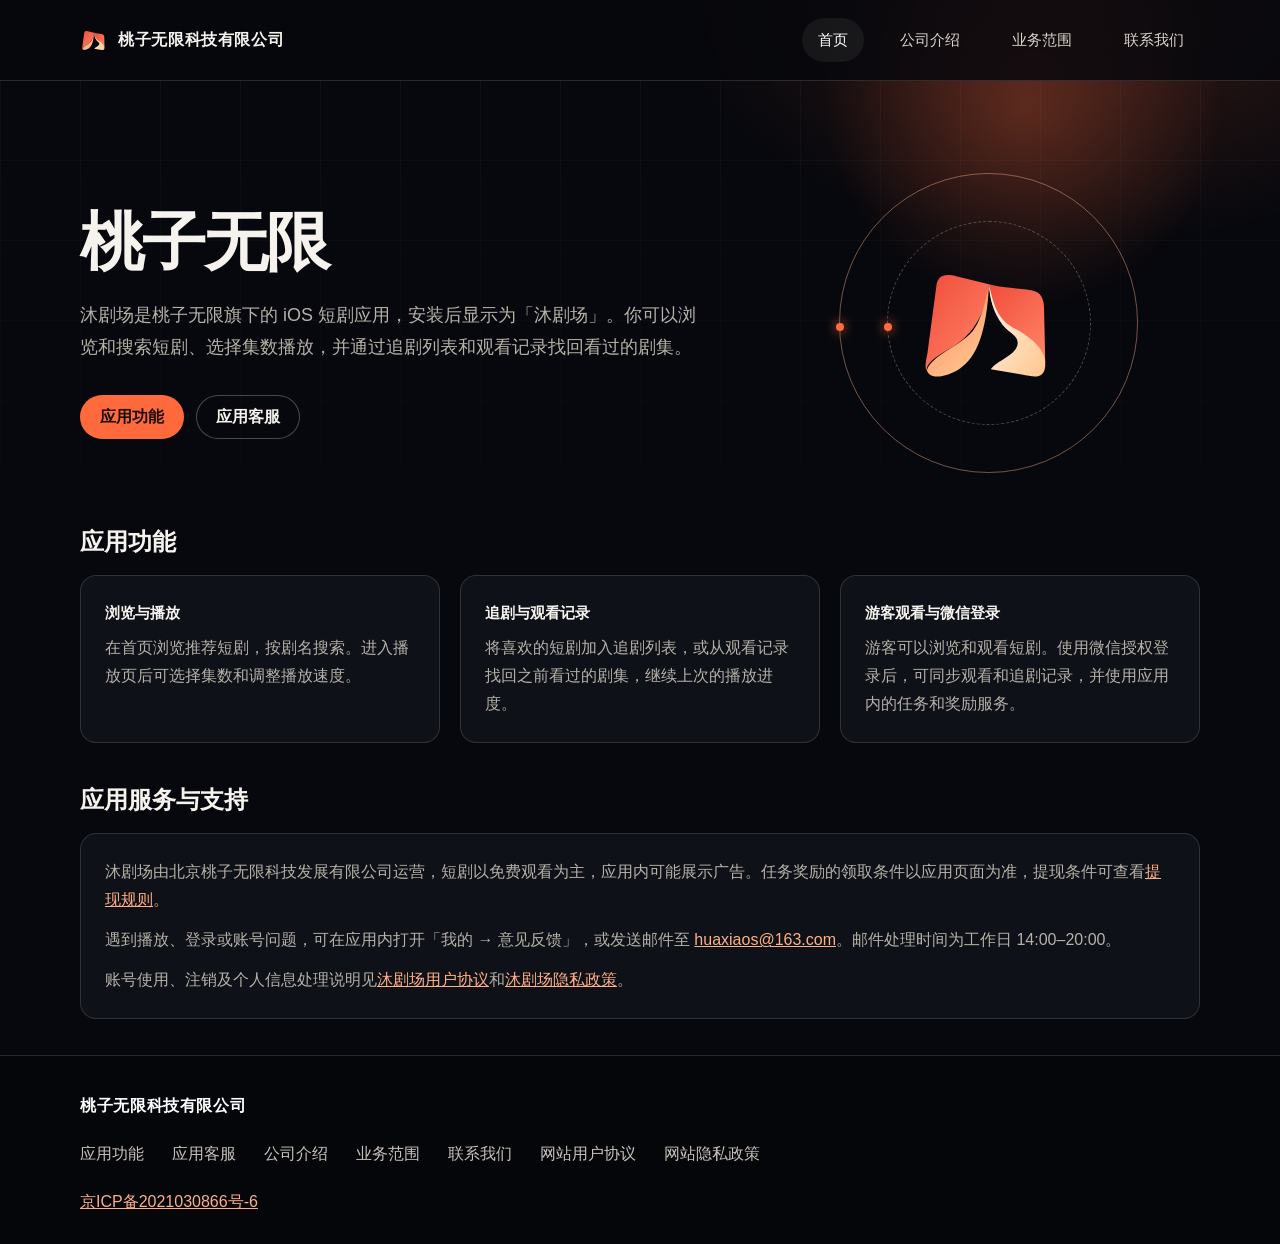
<file: index.html>
<!doctype html>
<html lang="zh-CN">
<head>
  <meta charset="utf-8">
  <meta name="viewport" content="width=device-width, initial-scale=1">
  <title>桃子无限应用官网 · 沐剧场</title>
  <meta name="description" content="桃子无限应用官网。沐剧场是一款 iOS 短剧应用，提供剧集搜索、播放、追剧、观看记录和用户反馈服务。">
  <link rel="icon" href="assets/favicon-mujuchang.svg" type="image/svg+xml">
  <link rel="stylesheet" href="assets/site.css">
</head>
<body>
  <a class="skip" href="#main">跳到正文</a>
  <header>
    <div class="wrap">
      <a class="name" href="index.html">
        <img src="assets/logo.svg" width="28" height="28" alt="">
        <span>桃子无限科技有限公司</span>
      </a>
      <nav aria-label="主导航">
        <a href="index.html" aria-current="page">首页</a>
        <a href="about.html">公司介绍</a>
        <a href="product.html">业务范围</a>
        <a href="contact.html">联系我们</a>
      </nav>
    </div>
  </header>
  <main id="main">
    <section class="hero wrap">
      <div class="enter">
        <h1>桃子无限</h1>
        <p class="lead">沐剧场是桃子无限旗下的 iOS 短剧应用，安装后显示为「沐剧场」。你可以浏览和搜索短剧、选择集数播放，并通过追剧列表和观看记录找回看过的剧集。</p>
        <div class="actions">
          <a class="btn" href="#app-features">应用功能</a>
          <a class="btn btn-ghost" href="#app-support">应用客服</a>
        </div>
      </div>
      <div class="stage" aria-hidden="true">
        <div class="ring"></div>
        <div class="ring-b"></div>
        <img class="hero-logo" src="assets/logo.svg" width="250" height="250" alt="">
      </div>
    </section>
    <section class="app-section wrap" id="app-features" aria-labelledby="app-features-title">
      <h2 id="app-features-title">应用功能</h2>
      <div class="band">
        <article class="item">
          <h3>浏览与播放</h3>
          <p>在首页浏览推荐短剧，按剧名搜索。进入播放页后可选择集数和调整播放速度。</p>
        </article>
        <article class="item">
          <h3>追剧与观看记录</h3>
          <p>将喜欢的短剧加入追剧列表，或从观看记录找回之前看过的剧集，继续上次的播放进度。</p>
        </article>
        <article class="item">
          <h3>游客观看与微信登录</h3>
          <p>游客可以浏览和观看短剧。使用微信授权登录后，可同步观看和追剧记录，并使用应用内的任务和奖励服务。</p>
        </article>
      </div>
    </section>
    <section class="app-section wrap" id="app-support" aria-labelledby="app-support-title">
      <h2 id="app-support-title">应用服务与支持</h2>
      <div class="item">
        <p>沐剧场由北京桃子无限科技发展有限公司运营，短剧以免费观看为主，应用内可能展示广告。任务奖励的领取条件以应用页面为准，提现条件可查看<a href="taozi/agree/withdraw.html">提现规则</a>。</p>
        <p>遇到播放、登录或账号问题，可在应用内打开「我的 → 意见反馈」，或发送邮件至 <a href="mailto:huaxiaos@163.com">huaxiaos@163.com</a>。邮件处理时间为工作日 14:00–20:00。</p>
        <p>账号使用、注销及个人信息处理说明见<a href="taozi/agree/user.html">沐剧场用户协议</a>和<a href="taozi/agree/privacy.html">沐剧场隐私政策</a>。</p>
      </div>
    </section>
  </main>
  <footer>
    <div class="wrap">
      <strong>桃子无限科技有限公司</strong>
      <ul class="footer-links">
        <li><a href="#app-features">应用功能</a></li>
        <li><a href="#app-support">应用客服</a></li>
        <li><a href="about.html">公司介绍</a></li>
        <li><a href="product.html">业务范围</a></li>
        <li><a href="contact.html">联系我们</a></li>
        <li><a href="agreement.html">网站用户协议</a></li>
        <li><a href="privacy.html">网站隐私政策</a></li>
      </ul>
      <p class="icp"><a href="https://beian.miit.gov.cn/" target="_blank" rel="noopener noreferrer">京ICP备2021030866号-6</a></p>
    </div>
  </footer>
  <script src="assets/motion.js"></script>
</body>
</html>
</file>
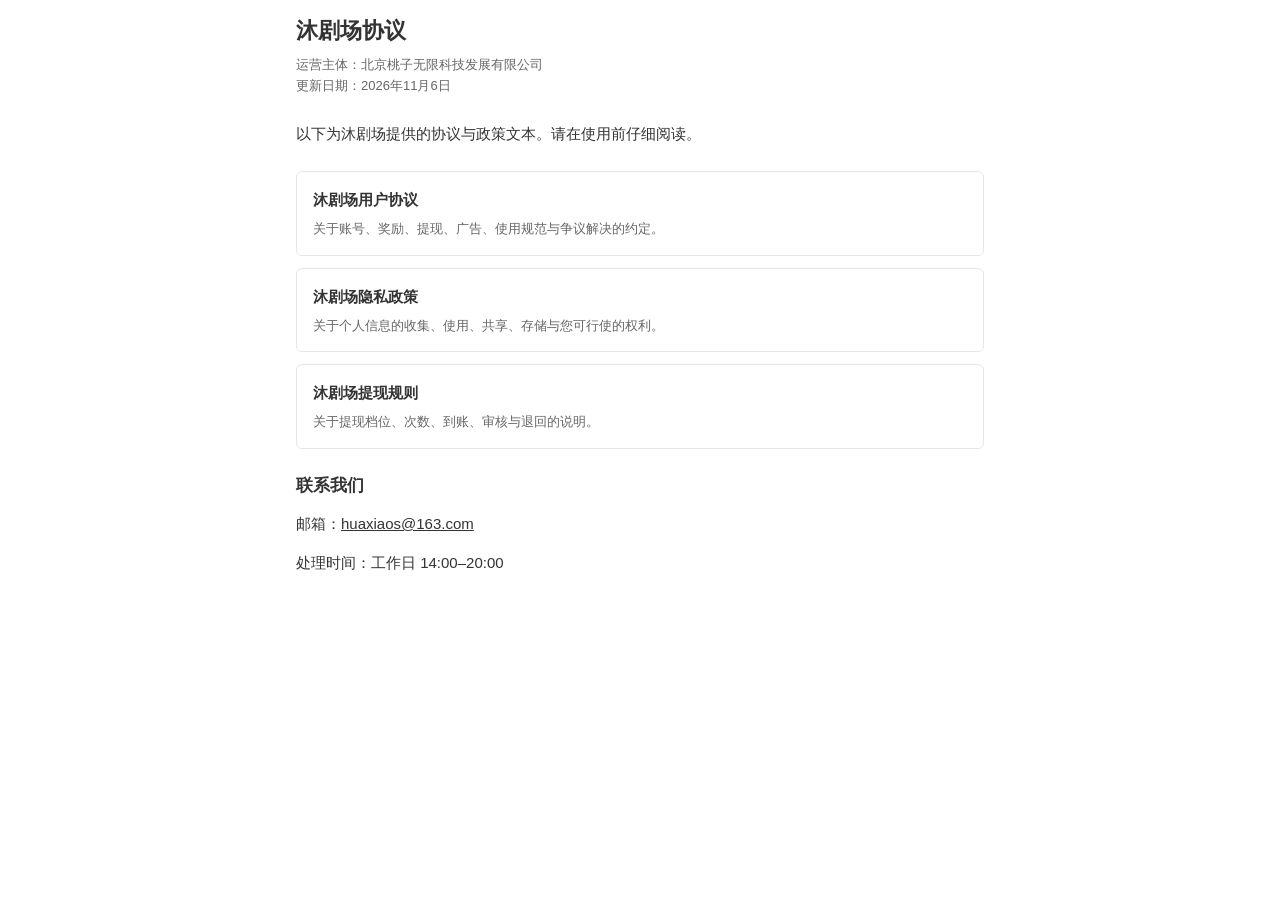
<file: taozi/agree/index.html>
<!doctype html>
<html lang="zh-CN">
  <head>
    <meta charset="UTF-8" />
    <meta
      name="viewport"
      content="width=device-width, initial-scale=1.0, maximum-scale=1.0, minimum-scale=1.0, user-scalable=no, viewport-fit=cover"
    />
    <meta name="format-detection" content="telephone=no, email=no, address=no" />
    <meta name="apple-mobile-web-app-capable" content="yes" />
    <meta name="description" content="沐剧场协议目录" />
    <title>沐剧场协议</title>
    <link rel="icon" href="../../assets/favicon-mujuchang.svg" type="image/svg+xml" />
    <link rel="stylesheet" href="agree.css" />
  </head>
  <body>
    <article class="page">
      <header class="doc-header">
        <h1>沐剧场协议</h1>
        <p class="doc-meta">
          运营主体：北京桃子无限科技发展有限公司<br />
          更新日期：2026年11月6日
        </p>
      </header>

      <div class="intro">
        <p>以下为沐剧场提供的协议与政策文本。请在使用前仔细阅读。</p>
      </div>

      <section>
        <ul class="index-list">
          <li>
            <a href="user.html">沐剧场用户协议</a>
            <p>关于账号、奖励、提现、广告、使用规范与争议解决的约定。</p>
          </li>
          <li>
            <a href="privacy.html">沐剧场隐私政策</a>
            <p>关于个人信息的收集、使用、共享、存储与您可行使的权利。</p>
          </li>
          <li>
            <a href="withdraw.html">沐剧场提现规则</a>
            <p>关于提现档位、次数、到账、审核与退回的说明。</p>
          </li>
        </ul>
      </section>

      <section>
        <h2>联系我们</h2>
        <div class="contact">
          <p>邮箱：<a href="mailto:huaxiaos@163.com">huaxiaos@163.com</a></p>
          <p>处理时间：工作日 14:00–20:00</p>
        </div>
      </section>
    </article>
  </body>
</html>
</file>
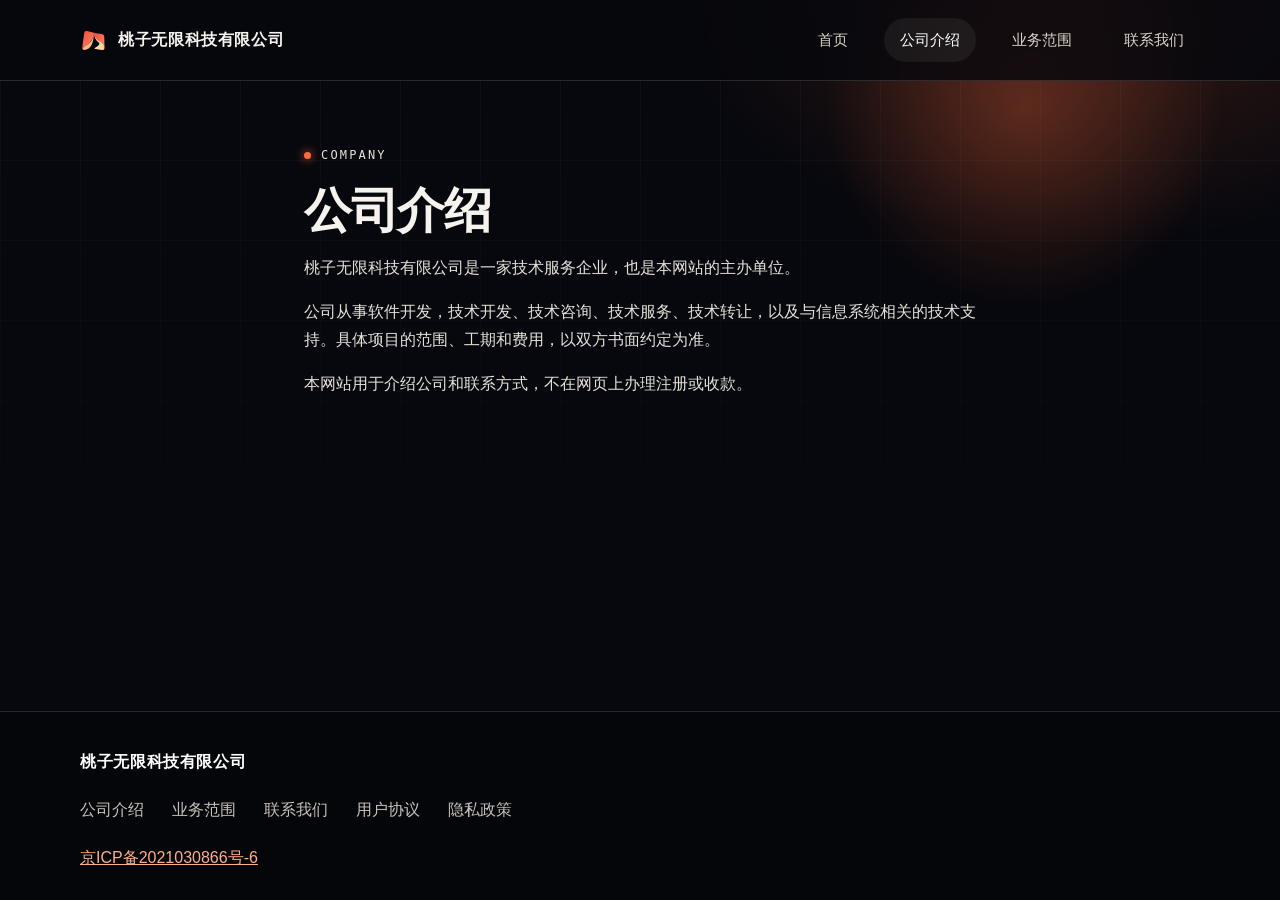
<file: about.html>
<!doctype html>
<html lang="zh-CN">
<head>
  <meta charset="utf-8">
  <meta name="viewport" content="width=device-width, initial-scale=1">
  <title>公司介绍 - 桃子无限科技有限公司</title>
  <link rel="icon" href="assets/favicon-mujuchang.svg" type="image/svg+xml">
  <link rel="stylesheet" href="assets/site.css">
</head>
<body>
  <a class="skip" href="#main">跳到正文</a>
  <header>
    <div class="wrap">
      <a class="name" href="index.html">
        <img src="assets/logo.svg" width="28" height="28" alt="">
        <span>桃子无限科技有限公司</span>
      </a>
      <nav aria-label="主导航">
        <a href="index.html">首页</a>
        <a href="about.html" aria-current="page">公司介绍</a>
        <a href="product.html">业务范围</a>
        <a href="contact.html">联系我们</a>
      </nav>
    </div>
  </header>
  <main id="main" class="page">
    <article class="wrap prose enter">
      <p class="kicker">COMPANY</p>
      <h1>公司介绍</h1>
      <p>桃子无限科技有限公司是一家技术服务企业，也是本网站的主办单位。</p>
      <p>公司从事软件开发，技术开发、技术咨询、技术服务、技术转让，以及与信息系统相关的技术支持。具体项目的范围、工期和费用，以双方书面约定为准。</p>
      <p>本网站用于介绍公司和联系方式，不在网页上办理注册或收款。</p>
    </article>
  </main>
  <footer>
    <div class="wrap">
      <strong>桃子无限科技有限公司</strong>
      <ul class="footer-links">
        <li><a href="about.html">公司介绍</a></li>
        <li><a href="product.html">业务范围</a></li>
        <li><a href="contact.html">联系我们</a></li>
        <li><a href="agreement.html">用户协议</a></li>
        <li><a href="privacy.html">隐私政策</a></li>
      </ul>
      <p class="icp"><a href="https://beian.miit.gov.cn/" target="_blank" rel="noopener noreferrer">京ICP备2021030866号-6</a></p>
    </div>
  </footer>
  <script src="assets/motion.js"></script>
</body>
</html>
</file>
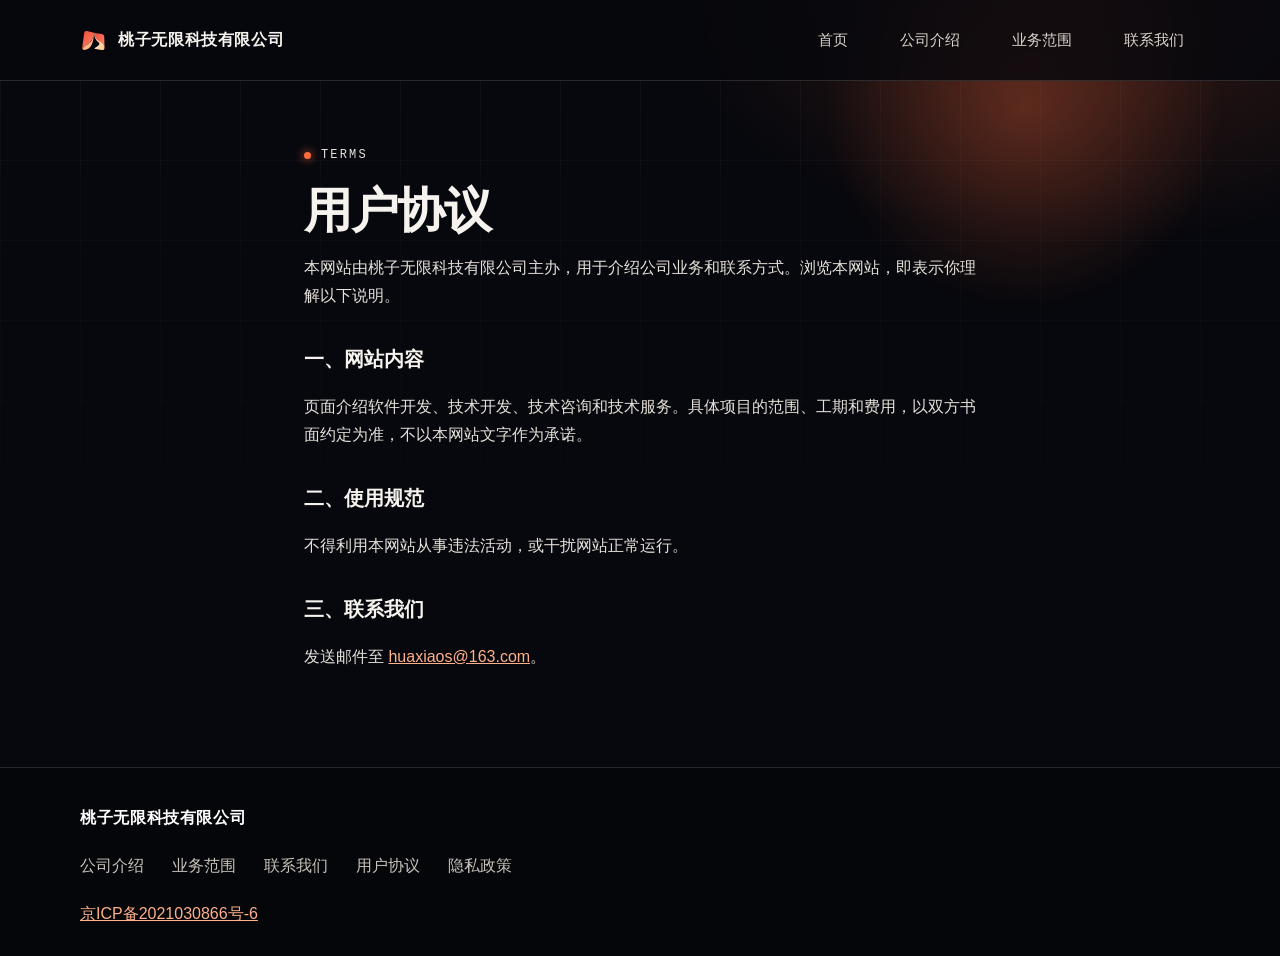
<file: agreement.html>
<!doctype html>
<html lang="zh-CN">
<head>
  <meta charset="utf-8">
  <meta name="viewport" content="width=device-width, initial-scale=1">
  <title>用户协议 - 桃子无限科技有限公司</title>
  <link rel="icon" href="assets/favicon-mujuchang.svg" type="image/svg+xml">
  <link rel="stylesheet" href="assets/site.css">
</head>
<body>
  <a class="skip" href="#main">跳到正文</a>
  <header>
    <div class="wrap">
      <a class="name" href="index.html">
        <img src="assets/logo.svg" width="28" height="28" alt="">
        <span>桃子无限科技有限公司</span>
      </a>
      <nav aria-label="主导航">
        <a href="index.html">首页</a>
        <a href="about.html">公司介绍</a>
        <a href="product.html">业务范围</a>
        <a href="contact.html">联系我们</a>
      </nav>
    </div>
  </header>
  <main id="main" class="page">
    <article class="wrap prose">
      <p class="kicker">TERMS</p>
      <h1>用户协议</h1>
      <p>本网站由桃子无限科技有限公司主办，用于介绍公司业务和联系方式。浏览本网站，即表示你理解以下说明。</p>
      <h2>一、网站内容</h2>
      <p>页面介绍软件开发、技术开发、技术咨询和技术服务。具体项目的范围、工期和费用，以双方书面约定为准，不以本网站文字作为承诺。</p>
      <h2>二、使用规范</h2>
      <p>不得利用本网站从事违法活动，或干扰网站正常运行。</p>
      <h2>三、联系我们</h2>
      <p>发送邮件至 <a href="mailto:huaxiaos@163.com">huaxiaos@163.com</a>。</p>
    </article>
  </main>
  <footer>
    <div class="wrap">
      <strong>桃子无限科技有限公司</strong>
      <ul class="footer-links">
        <li><a href="about.html">公司介绍</a></li>
        <li><a href="product.html">业务范围</a></li>
        <li><a href="contact.html">联系我们</a></li>
        <li><a href="agreement.html">用户协议</a></li>
        <li><a href="privacy.html">隐私政策</a></li>
      </ul>
      <p class="icp"><a href="https://beian.miit.gov.cn/" target="_blank" rel="noopener noreferrer">京ICP备2021030866号-6</a></p>
    </div>
  </footer>
  <script src="assets/motion.js"></script>
</body>
</html>
</file>
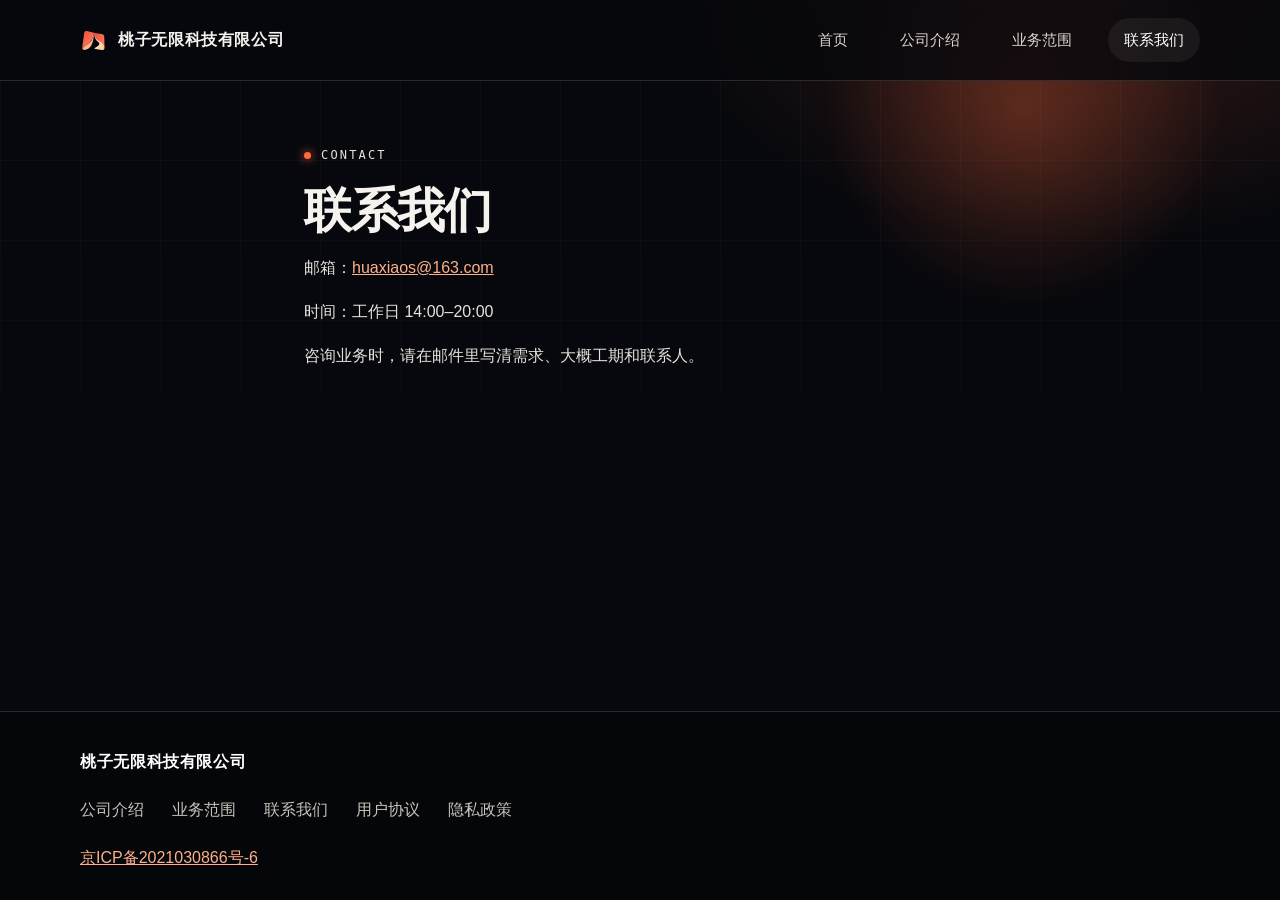
<file: contact.html>
<!doctype html>
<html lang="zh-CN">
<head>
  <meta charset="utf-8">
  <meta name="viewport" content="width=device-width, initial-scale=1">
  <title>联系我们 - 桃子无限科技有限公司</title>
  <link rel="icon" href="assets/favicon-mujuchang.svg" type="image/svg+xml">
  <link rel="stylesheet" href="assets/site.css">
</head>
<body>
  <a class="skip" href="#main">跳到正文</a>
  <header>
    <div class="wrap">
      <a class="name" href="index.html">
        <img src="assets/logo.svg" width="28" height="28" alt="">
        <span>桃子无限科技有限公司</span>
      </a>
      <nav aria-label="主导航">
        <a href="index.html">首页</a>
        <a href="about.html">公司介绍</a>
        <a href="product.html">业务范围</a>
        <a href="contact.html" aria-current="page">联系我们</a>
      </nav>
    </div>
  </header>
  <main id="main" class="page">
    <article class="wrap prose enter">
      <p class="kicker">CONTACT</p>
      <h1>联系我们</h1>
      <p>邮箱：<a href="mailto:huaxiaos@163.com">huaxiaos@163.com</a></p>
      <p>时间：工作日 14:00–20:00</p>
      <p>咨询业务时，请在邮件里写清需求、大概工期和联系人。</p>
    </article>
  </main>
  <footer>
    <div class="wrap">
      <strong>桃子无限科技有限公司</strong>
      <ul class="footer-links">
        <li><a href="about.html">公司介绍</a></li>
        <li><a href="product.html">业务范围</a></li>
        <li><a href="contact.html">联系我们</a></li>
        <li><a href="agreement.html">用户协议</a></li>
        <li><a href="privacy.html">隐私政策</a></li>
      </ul>
      <p class="icp"><a href="https://beian.miit.gov.cn/" target="_blank" rel="noopener noreferrer">京ICP备2021030866号-6</a></p>
    </div>
  </footer>
  <script src="assets/motion.js"></script>
</body>
</html>
</file>
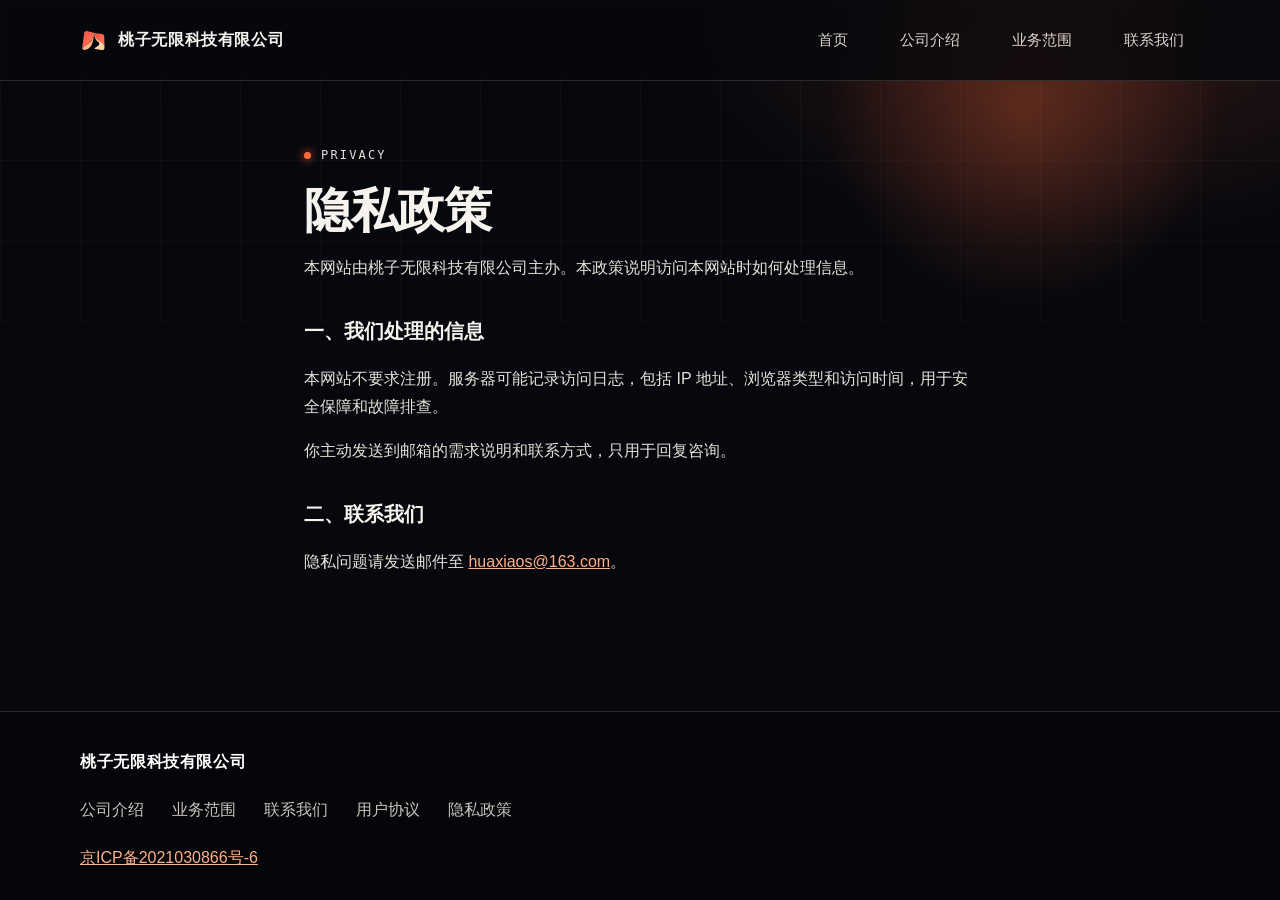
<file: privacy.html>
<!doctype html>
<html lang="zh-CN">
<head>
  <meta charset="utf-8">
  <meta name="viewport" content="width=device-width, initial-scale=1">
  <title>隐私政策 - 桃子无限科技有限公司</title>
  <link rel="icon" href="assets/favicon-mujuchang.svg" type="image/svg+xml">
  <link rel="stylesheet" href="assets/site.css">
</head>
<body>
  <a class="skip" href="#main">跳到正文</a>
  <header>
    <div class="wrap">
      <a class="name" href="index.html">
        <img src="assets/logo.svg" width="28" height="28" alt="">
        <span>桃子无限科技有限公司</span>
      </a>
      <nav aria-label="主导航">
        <a href="index.html">首页</a>
        <a href="about.html">公司介绍</a>
        <a href="product.html">业务范围</a>
        <a href="contact.html">联系我们</a>
      </nav>
    </div>
  </header>
  <main id="main" class="page">
    <article class="wrap prose">
      <p class="kicker">PRIVACY</p>
      <h1>隐私政策</h1>
      <p>本网站由桃子无限科技有限公司主办。本政策说明访问本网站时如何处理信息。</p>
      <h2>一、我们处理的信息</h2>
      <p>本网站不要求注册。服务器可能记录访问日志，包括 IP 地址、浏览器类型和访问时间，用于安全保障和故障排查。</p>
      <p>你主动发送到邮箱的需求说明和联系方式，只用于回复咨询。</p>
      <h2>二、联系我们</h2>
      <p>隐私问题请发送邮件至 <a href="mailto:huaxiaos@163.com">huaxiaos@163.com</a>。</p>
    </article>
  </main>
  <footer>
    <div class="wrap">
      <strong>桃子无限科技有限公司</strong>
      <ul class="footer-links">
        <li><a href="about.html">公司介绍</a></li>
        <li><a href="product.html">业务范围</a></li>
        <li><a href="contact.html">联系我们</a></li>
        <li><a href="agreement.html">用户协议</a></li>
        <li><a href="privacy.html">隐私政策</a></li>
      </ul>
      <p class="icp"><a href="https://beian.miit.gov.cn/" target="_blank" rel="noopener noreferrer">京ICP备2021030866号-6</a></p>
    </div>
  </footer>
  <script src="assets/motion.js"></script>
</body>
</html>
</file>
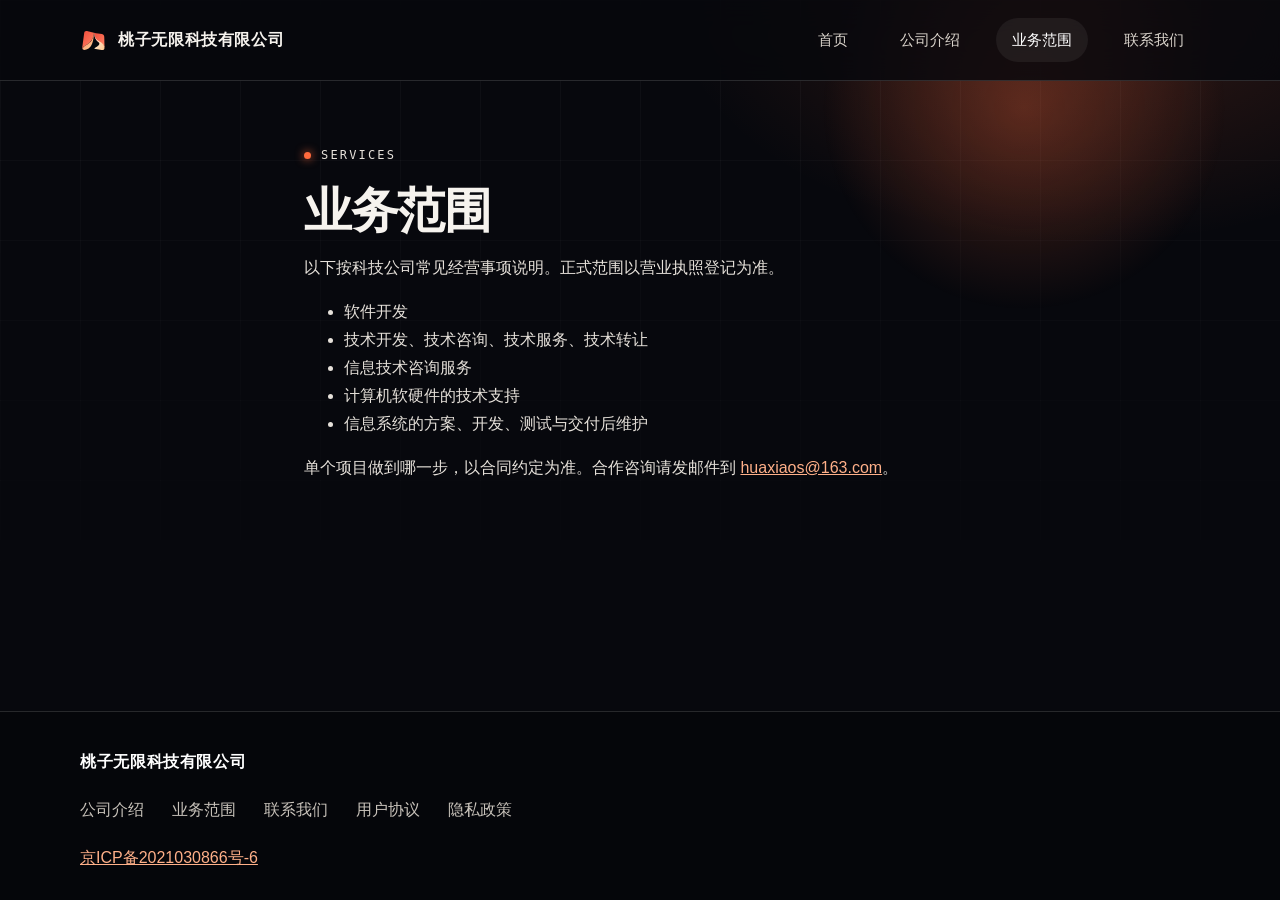
<file: product.html>
<!doctype html>
<html lang="zh-CN">
<head>
  <meta charset="utf-8">
  <meta name="viewport" content="width=device-width, initial-scale=1">
  <title>业务范围 - 桃子无限科技有限公司</title>
  <link rel="icon" href="assets/favicon-mujuchang.svg" type="image/svg+xml">
  <link rel="stylesheet" href="assets/site.css">
</head>
<body>
  <a class="skip" href="#main">跳到正文</a>
  <header>
    <div class="wrap">
      <a class="name" href="index.html">
        <img src="assets/logo.svg" width="28" height="28" alt="">
        <span>桃子无限科技有限公司</span>
      </a>
      <nav aria-label="主导航">
        <a href="index.html">首页</a>
        <a href="about.html">公司介绍</a>
        <a href="product.html" aria-current="page">业务范围</a>
        <a href="contact.html">联系我们</a>
      </nav>
    </div>
  </header>
  <main id="main" class="page">
    <article class="wrap prose enter">
      <p class="kicker">SERVICES</p>
      <h1>业务范围</h1>
      <p>以下按科技公司常见经营事项说明。正式范围以营业执照登记为准。</p>
      <ul>
        <li>软件开发</li>
        <li>技术开发、技术咨询、技术服务、技术转让</li>
        <li>信息技术咨询服务</li>
        <li>计算机软硬件的技术支持</li>
        <li>信息系统的方案、开发、测试与交付后维护</li>
      </ul>
      <p>单个项目做到哪一步，以合同约定为准。合作咨询请发邮件到 <a href="mailto:huaxiaos@163.com">huaxiaos@163.com</a>。</p>
    </article>
  </main>
  <footer>
    <div class="wrap">
      <strong>桃子无限科技有限公司</strong>
      <ul class="footer-links">
        <li><a href="about.html">公司介绍</a></li>
        <li><a href="product.html">业务范围</a></li>
        <li><a href="contact.html">联系我们</a></li>
        <li><a href="agreement.html">用户协议</a></li>
        <li><a href="privacy.html">隐私政策</a></li>
      </ul>
      <p class="icp"><a href="https://beian.miit.gov.cn/" target="_blank" rel="noopener noreferrer">京ICP备2021030866号-6</a></p>
    </div>
  </footer>
  <script src="assets/motion.js"></script>
</body>
</html>
</file>
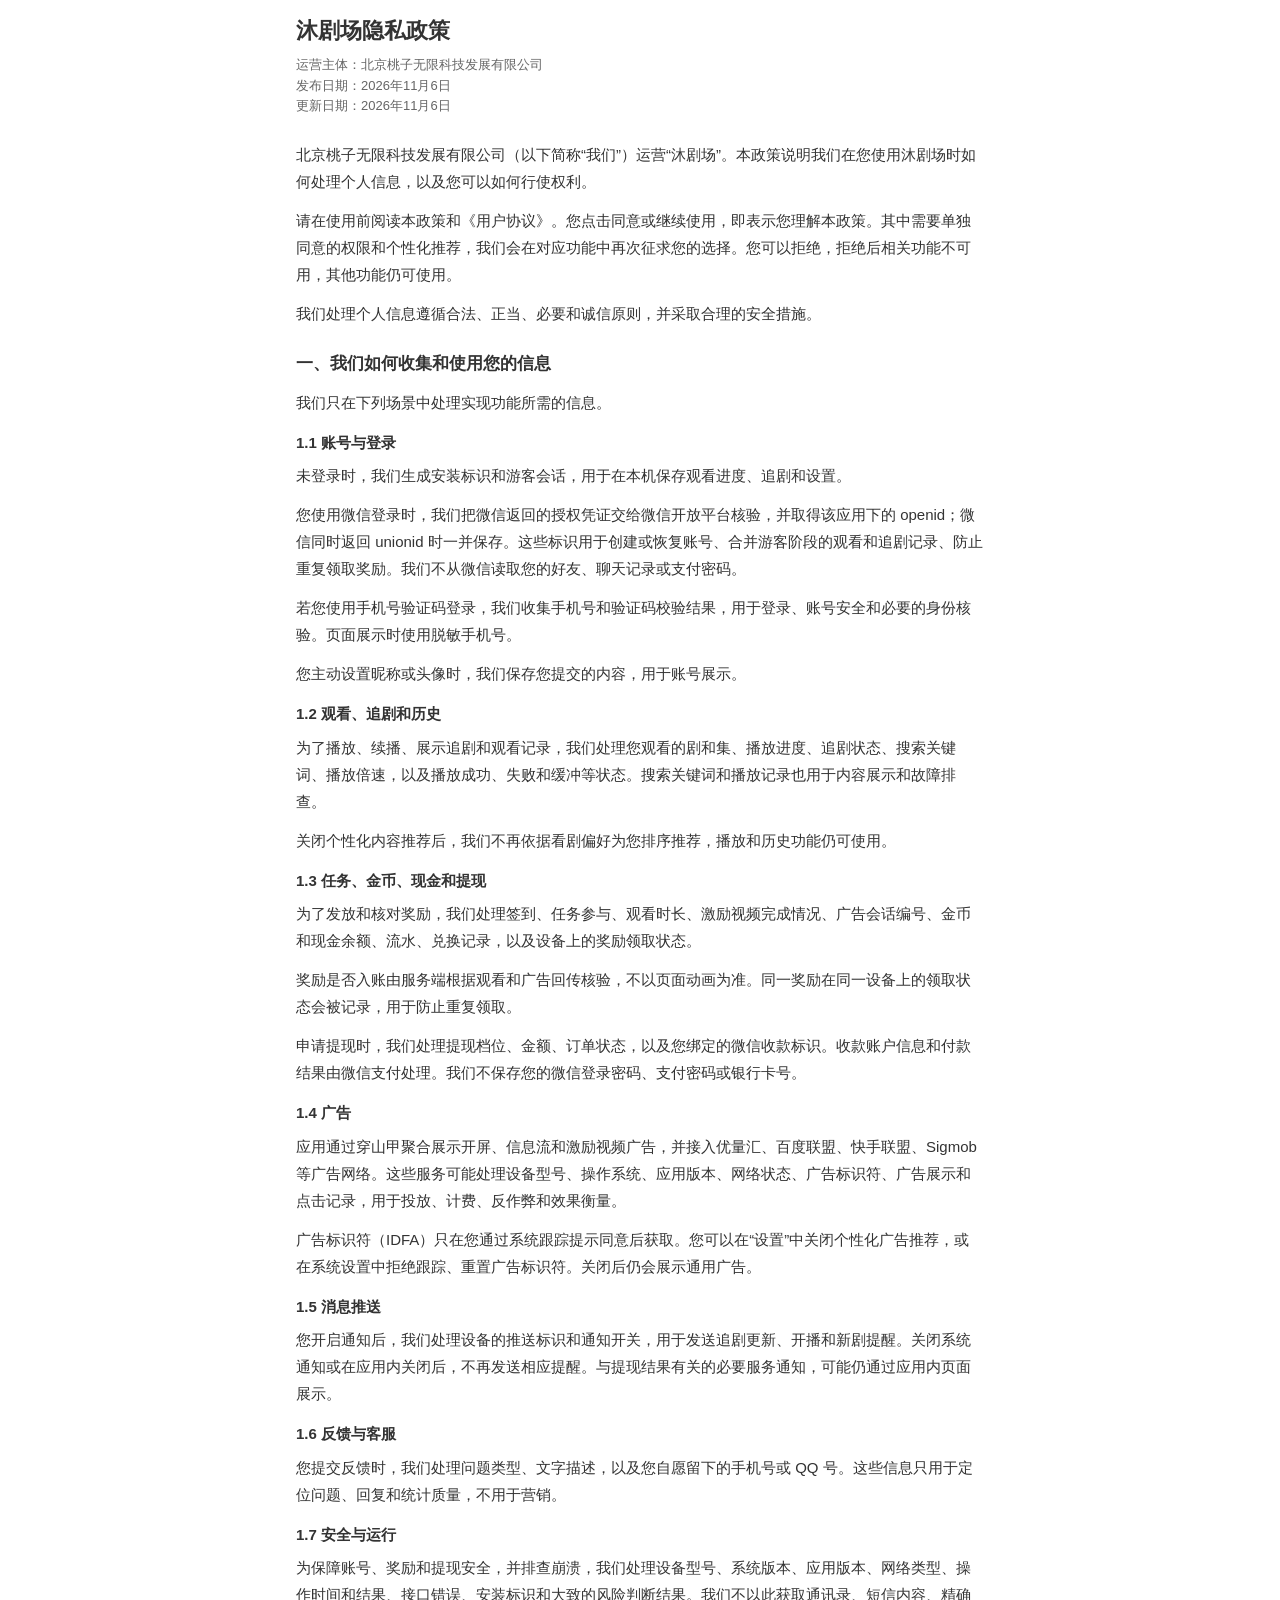
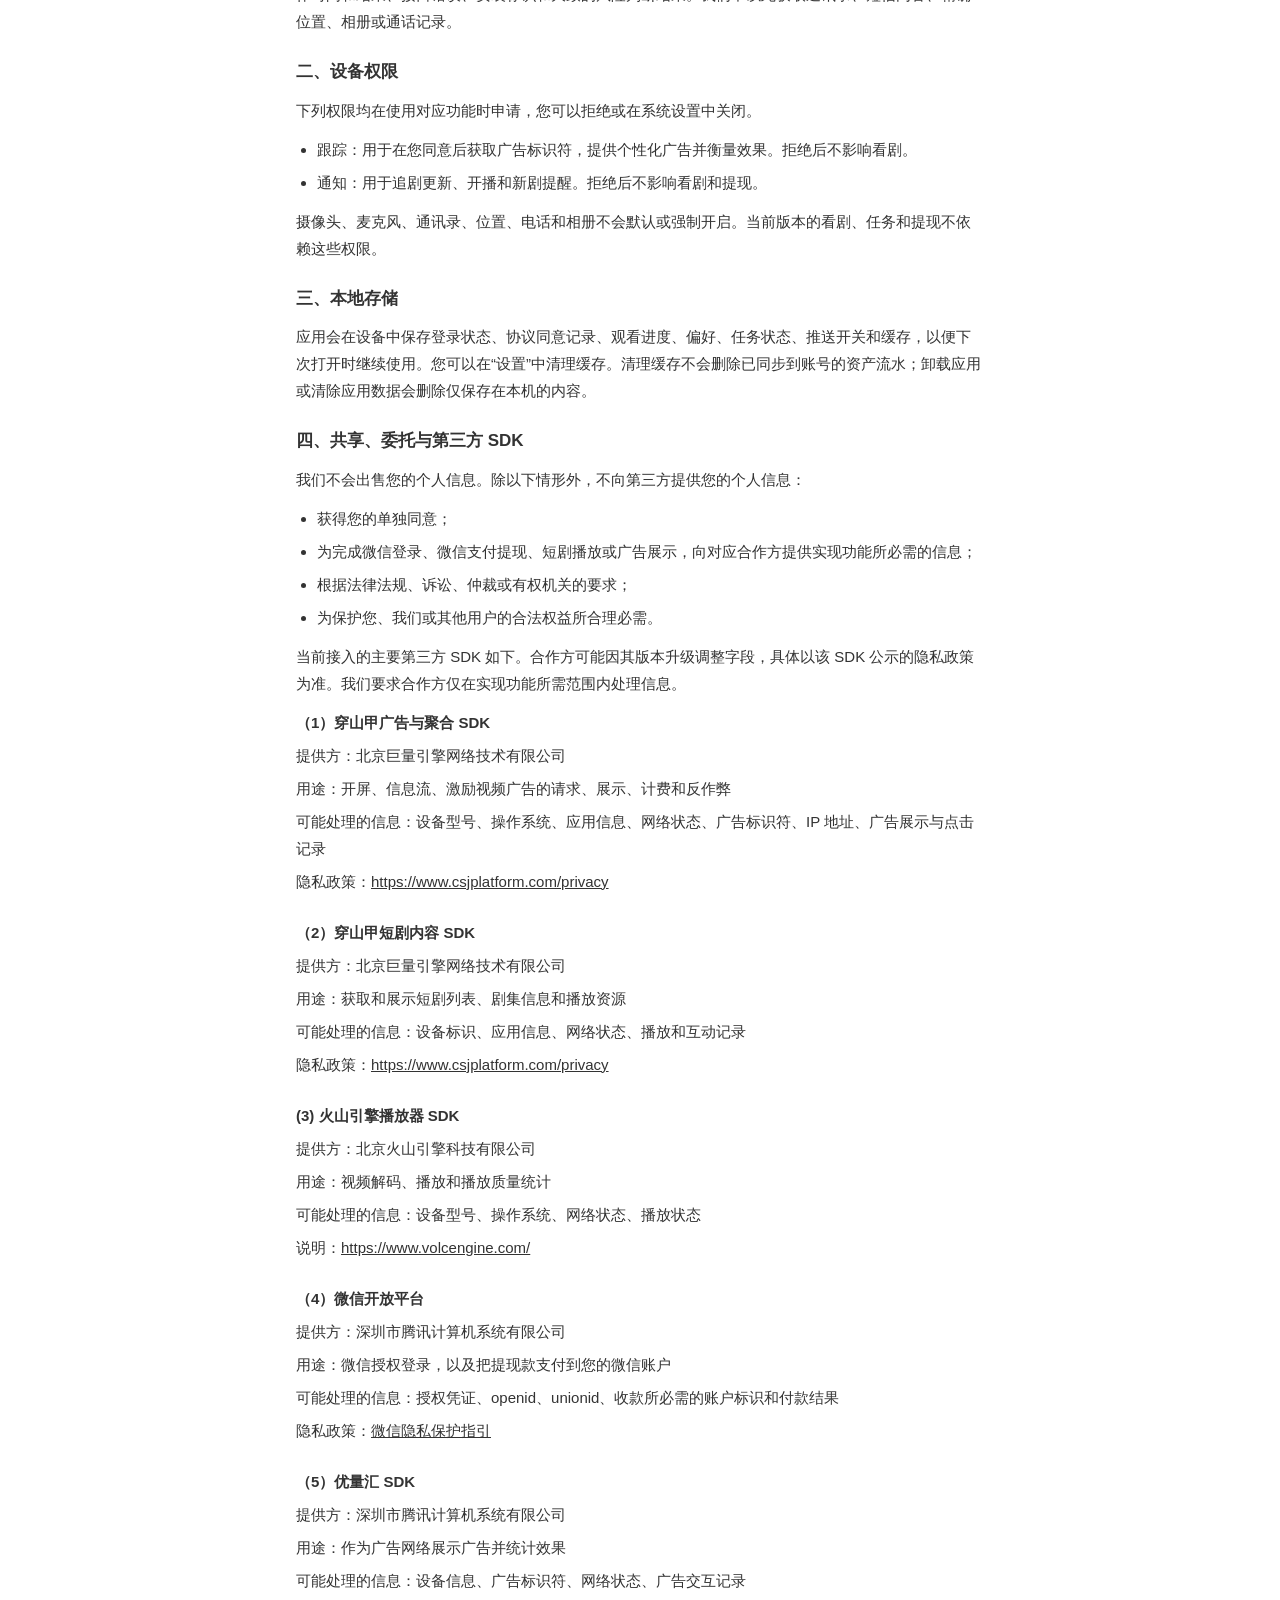
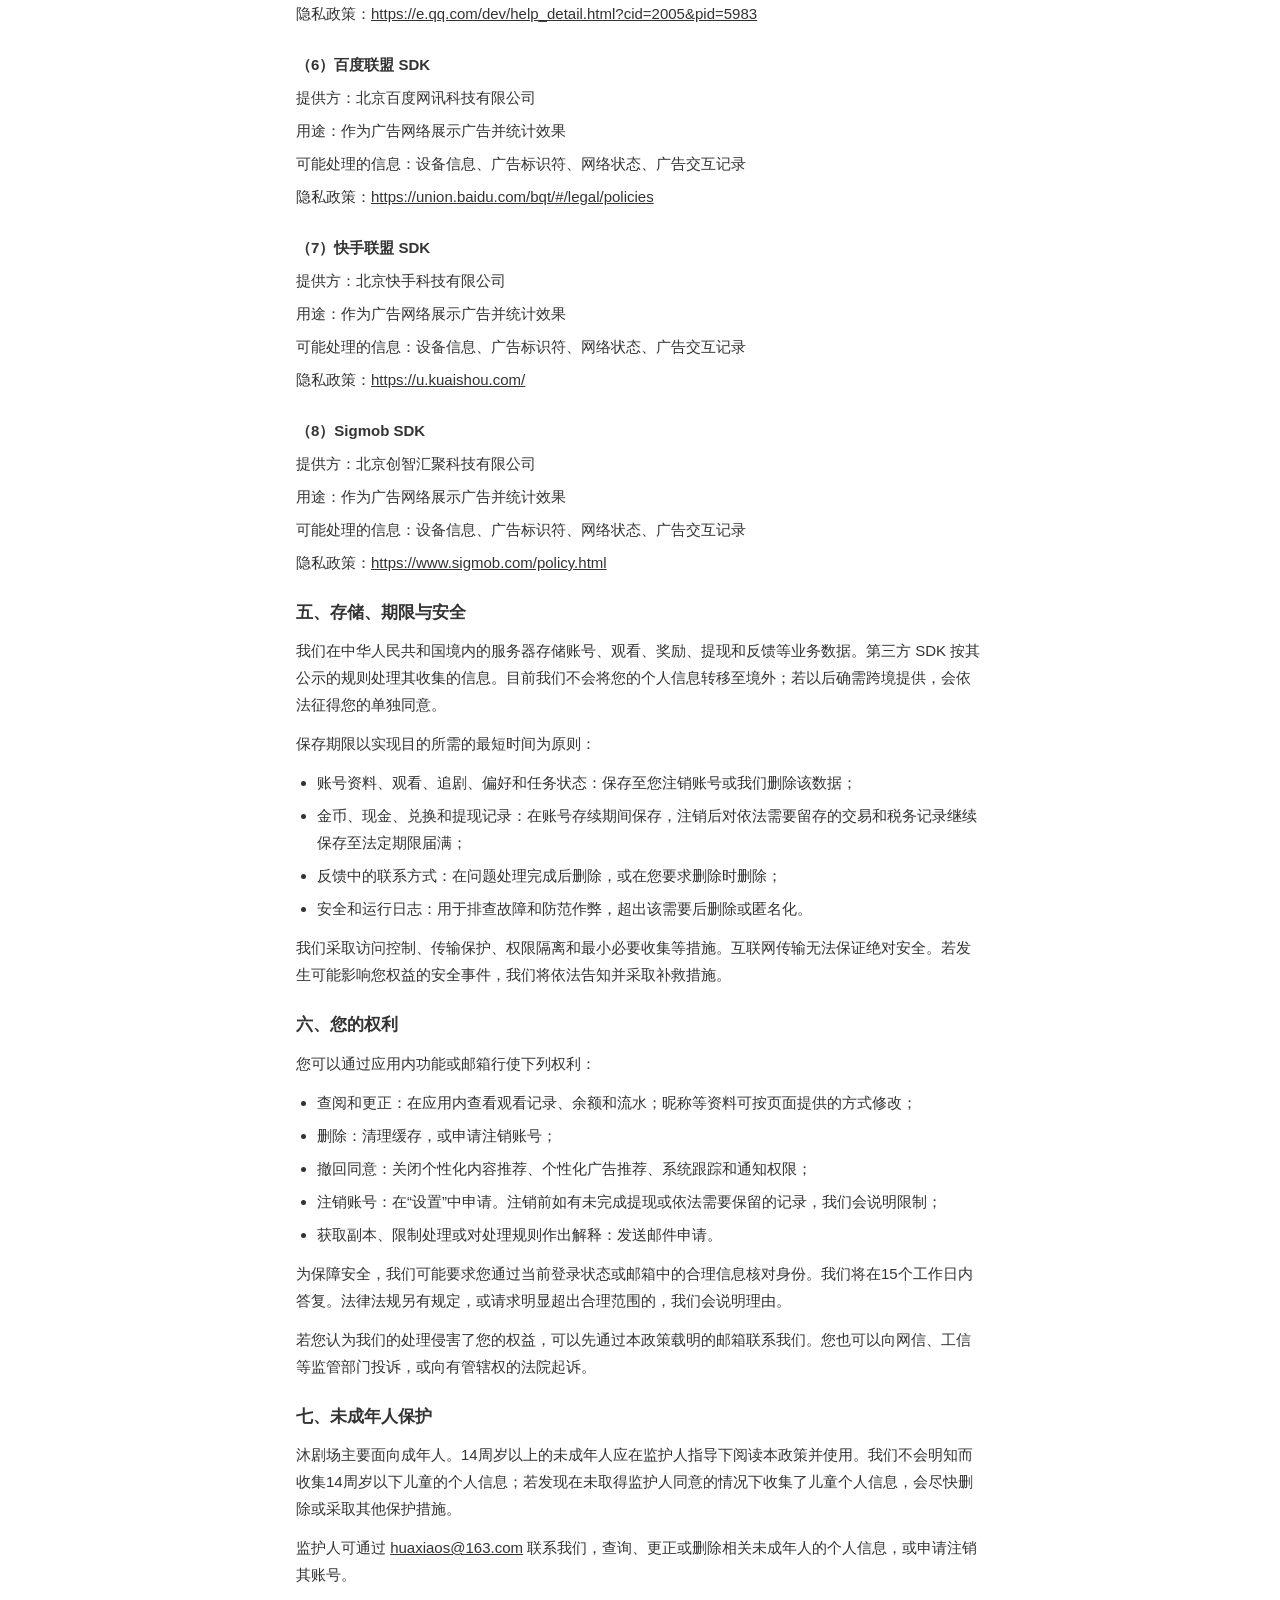
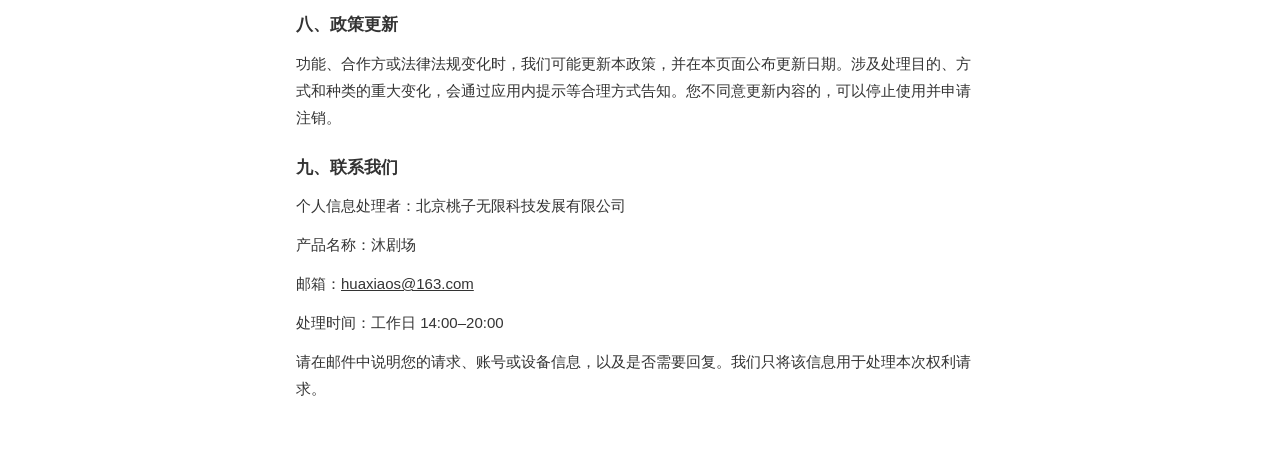
<file: taozi/agree/privacy.html>
<!doctype html>
<html lang="zh-CN">
  <head>
    <meta charset="UTF-8" />
    <meta
      name="viewport"
      content="width=device-width, initial-scale=1.0, maximum-scale=1.0, minimum-scale=1.0, user-scalable=no, viewport-fit=cover"
    />
    <meta name="format-detection" content="telephone=no, email=no, address=no" />
    <meta name="apple-mobile-web-app-capable" content="yes" />
    <meta name="description" content="沐剧场隐私政策" />
    <title>沐剧场隐私政策</title>
    <link rel="icon" href="../../assets/favicon-mujuchang.svg" type="image/svg+xml" />
    <link rel="stylesheet" href="agree.css" />
  </head>
  <body>
    <article class="page">
      <header class="doc-header">
        <h1>沐剧场隐私政策</h1>
        <p class="doc-meta">
          运营主体：北京桃子无限科技发展有限公司<br />
          发布日期：2026年11月6日<br />
          更新日期：2026年11月6日
        </p>
      </header>

      <div class="intro">
        <p>
          北京桃子无限科技发展有限公司（以下简称“我们”）运营“沐剧场”。本政策说明我们在您使用沐剧场时如何处理个人信息，以及您可以如何行使权利。
        </p>
        <p>
          请在使用前阅读本政策和《用户协议》。您点击同意或继续使用，即表示您理解本政策。其中需要单独同意的权限和个性化推荐，我们会在对应功能中再次征求您的选择。您可以拒绝，拒绝后相关功能不可用，其他功能仍可使用。
        </p>
        <p>我们处理个人信息遵循合法、正当、必要和诚信原则，并采取合理的安全措施。</p>
      </div>

      <section>
        <h2>一、我们如何收集和使用您的信息</h2>
        <p>我们只在下列场景中处理实现功能所需的信息。</p>

        <h3>1.1 账号与登录</h3>
        <p>未登录时，我们生成安装标识和游客会话，用于在本机保存观看进度、追剧和设置。</p>
        <p>
          您使用微信登录时，我们把微信返回的授权凭证交给微信开放平台核验，并取得该应用下的 openid；微信同时返回 unionid 时一并保存。这些标识用于创建或恢复账号、合并游客阶段的观看和追剧记录、防止重复领取奖励。我们不从微信读取您的好友、聊天记录或支付密码。
        </p>
        <p>
          若您使用手机号验证码登录，我们收集手机号和验证码校验结果，用于登录、账号安全和必要的身份核验。页面展示时使用脱敏手机号。
        </p>
        <p>您主动设置昵称或头像时，我们保存您提交的内容，用于账号展示。</p>

        <h3>1.2 观看、追剧和历史</h3>
        <p>
          为了播放、续播、展示追剧和观看记录，我们处理您观看的剧和集、播放进度、追剧状态、搜索关键词、播放倍速，以及播放成功、失败和缓冲等状态。搜索关键词和播放记录也用于内容展示和故障排查。
        </p>
        <p>关闭个性化内容推荐后，我们不再依据看剧偏好为您排序推荐，播放和历史功能仍可使用。</p>

        <h3>1.3 任务、金币、现金和提现</h3>
        <p>
          为了发放和核对奖励，我们处理签到、任务参与、观看时长、激励视频完成情况、广告会话编号、金币和现金余额、流水、兑换记录，以及设备上的奖励领取状态。
        </p>
        <p>
          奖励是否入账由服务端根据观看和广告回传核验，不以页面动画为准。同一奖励在同一设备上的领取状态会被记录，用于防止重复领取。
        </p>
        <p>
          申请提现时，我们处理提现档位、金额、订单状态，以及您绑定的微信收款标识。收款账户信息和付款结果由微信支付处理。我们不保存您的微信登录密码、支付密码或银行卡号。
        </p>

        <h3>1.4 广告</h3>
        <p>
          应用通过穿山甲聚合展示开屏、信息流和激励视频广告，并接入优量汇、百度联盟、快手联盟、Sigmob 等广告网络。这些服务可能处理设备型号、操作系统、应用版本、网络状态、广告标识符、广告展示和点击记录，用于投放、计费、反作弊和效果衡量。
        </p>
        <p>
          广告标识符（IDFA）只在您通过系统跟踪提示同意后获取。您可以在“设置”中关闭个性化广告推荐，或在系统设置中拒绝跟踪、重置广告标识符。关闭后仍会展示通用广告。
        </p>

        <h3>1.5 消息推送</h3>
        <p>
          您开启通知后，我们处理设备的推送标识和通知开关，用于发送追剧更新、开播和新剧提醒。关闭系统通知或在应用内关闭后，不再发送相应提醒。与提现结果有关的必要服务通知，可能仍通过应用内页面展示。
        </p>

        <h3>1.6 反馈与客服</h3>
        <p>
          您提交反馈时，我们处理问题类型、文字描述，以及您自愿留下的手机号或 QQ 号。这些信息只用于定位问题、回复和统计质量，不用于营销。
        </p>

        <h3>1.7 安全与运行</h3>
        <p>
          为保障账号、奖励和提现安全，并排查崩溃，我们处理设备型号、系统版本、应用版本、网络类型、操作时间和结果、接口错误、安装标识和大致的风险判断结果。我们不以此获取通讯录、短信内容、精确位置、相册或通话记录。
        </p>
      </section>

      <section>
        <h2>二、设备权限</h2>
        <p>下列权限均在使用对应功能时申请，您可以拒绝或在系统设置中关闭。</p>
        <ul>
          <li>跟踪：用于在您同意后获取广告标识符，提供个性化广告并衡量效果。拒绝后不影响看剧。</li>
          <li>通知：用于追剧更新、开播和新剧提醒。拒绝后不影响看剧和提现。</li>
        </ul>
        <p>
          摄像头、麦克风、通讯录、位置、电话和相册不会默认或强制开启。当前版本的看剧、任务和提现不依赖这些权限。
        </p>
      </section>

      <section>
        <h2>三、本地存储</h2>
        <p>
          应用会在设备中保存登录状态、协议同意记录、观看进度、偏好、任务状态、推送开关和缓存，以便下次打开时继续使用。您可以在“设置”中清理缓存。清理缓存不会删除已同步到账号的资产流水；卸载应用或清除应用数据会删除仅保存在本机的内容。
        </p>
      </section>

      <section>
        <h2>四、共享、委托与第三方 SDK</h2>
        <p>我们不会出售您的个人信息。除以下情形外，不向第三方提供您的个人信息：</p>
        <ul>
          <li>获得您的单独同意；</li>
          <li>为完成微信登录、微信支付提现、短剧播放或广告展示，向对应合作方提供实现功能所必需的信息；</li>
          <li>根据法律法规、诉讼、仲裁或有权机关的要求；</li>
          <li>为保护您、我们或其他用户的合法权益所合理必需。</li>
        </ul>
        <p>
          当前接入的主要第三方 SDK 如下。合作方可能因其版本升级调整字段，具体以该 SDK 公示的隐私政策为准。我们要求合作方仅在实现功能所需范围内处理信息。
        </p>

        <div class="sdk-item">
          <p><strong>（1）穿山甲广告与聚合 SDK</strong></p>
          <p>提供方：北京巨量引擎网络技术有限公司</p>
          <p>用途：开屏、信息流、激励视频广告的请求、展示、计费和反作弊</p>
          <p>可能处理的信息：设备型号、操作系统、应用信息、网络状态、广告标识符、IP 地址、广告展示与点击记录</p>
          <p>隐私政策：<a href="https://www.csjplatform.com/privacy" target="_blank" rel="noopener noreferrer">https://www.csjplatform.com/privacy</a></p>
        </div>

        <div class="sdk-item">
          <p><strong>（2）穿山甲短剧内容 SDK</strong></p>
          <p>提供方：北京巨量引擎网络技术有限公司</p>
          <p>用途：获取和展示短剧列表、剧集信息和播放资源</p>
          <p>可能处理的信息：设备标识、应用信息、网络状态、播放和互动记录</p>
          <p>隐私政策：<a href="https://www.csjplatform.com/privacy" target="_blank" rel="noopener noreferrer">https://www.csjplatform.com/privacy</a></p>
        </div>

        <div class="sdk-item">
          <p><strong>(3) 火山引擎播放器 SDK</strong></p>
          <p>提供方：北京火山引擎科技有限公司</p>
          <p>用途：视频解码、播放和播放质量统计</p>
          <p>可能处理的信息：设备型号、操作系统、网络状态、播放状态</p>
          <p>说明：<a href="https://www.volcengine.com/" target="_blank" rel="noopener noreferrer">https://www.volcengine.com/</a></p>
        </div>

        <div class="sdk-item">
          <p><strong>（4）微信开放平台</strong></p>
          <p>提供方：深圳市腾讯计算机系统有限公司</p>
          <p>用途：微信授权登录，以及把提现款支付到您的微信账户</p>
          <p>可能处理的信息：授权凭证、openid、unionid、收款所必需的账户标识和付款结果</p>
          <p>隐私政策：<a href="https://weixin.qq.com/cgi-bin/readtemplate?lang=zh_CN&amp;t=weixin_agreement&amp;s=privacy" target="_blank" rel="noopener noreferrer">微信隐私保护指引</a></p>
        </div>

        <div class="sdk-item">
          <p><strong>（5）优量汇 SDK</strong></p>
          <p>提供方：深圳市腾讯计算机系统有限公司</p>
          <p>用途：作为广告网络展示广告并统计效果</p>
          <p>可能处理的信息：设备信息、广告标识符、网络状态、广告交互记录</p>
          <p>隐私政策：<a href="https://e.qq.com/dev/help_detail.html?cid=2005&amp;pid=5983" target="_blank" rel="noopener noreferrer">https://e.qq.com/dev/help_detail.html?cid=2005&amp;pid=5983</a></p>
        </div>

        <div class="sdk-item">
          <p><strong>（6）百度联盟 SDK</strong></p>
          <p>提供方：北京百度网讯科技有限公司</p>
          <p>用途：作为广告网络展示广告并统计效果</p>
          <p>可能处理的信息：设备信息、广告标识符、网络状态、广告交互记录</p>
          <p>隐私政策：<a href="https://union.baidu.com/bqt/#/legal/policies" target="_blank" rel="noopener noreferrer">https://union.baidu.com/bqt/#/legal/policies</a></p>
        </div>

        <div class="sdk-item">
          <p><strong>（7）快手联盟 SDK</strong></p>
          <p>提供方：北京快手科技有限公司</p>
          <p>用途：作为广告网络展示广告并统计效果</p>
          <p>可能处理的信息：设备信息、广告标识符、网络状态、广告交互记录</p>
          <p>隐私政策：<a href="https://u.kuaishou.com/" target="_blank" rel="noopener noreferrer">https://u.kuaishou.com/</a></p>
        </div>

        <div class="sdk-item">
          <p><strong>（8）Sigmob SDK</strong></p>
          <p>提供方：北京创智汇聚科技有限公司</p>
          <p>用途：作为广告网络展示广告并统计效果</p>
          <p>可能处理的信息：设备信息、广告标识符、网络状态、广告交互记录</p>
          <p>隐私政策：<a href="https://www.sigmob.com/policy.html" target="_blank" rel="noopener noreferrer">https://www.sigmob.com/policy.html</a></p>
        </div>
      </section>

      <section>
        <h2>五、存储、期限与安全</h2>
        <p>
          我们在中华人民共和国境内的服务器存储账号、观看、奖励、提现和反馈等业务数据。第三方 SDK 按其公示的规则处理其收集的信息。目前我们不会将您的个人信息转移至境外；若以后确需跨境提供，会依法征得您的单独同意。
        </p>
        <p>保存期限以实现目的所需的最短时间为原则：</p>
        <ul>
          <li>账号资料、观看、追剧、偏好和任务状态：保存至您注销账号或我们删除该数据；</li>
          <li>金币、现金、兑换和提现记录：在账号存续期间保存，注销后对依法需要留存的交易和税务记录继续保存至法定期限届满；</li>
          <li>反馈中的联系方式：在问题处理完成后删除，或在您要求删除时删除；</li>
          <li>安全和运行日志：用于排查故障和防范作弊，超出该需要后删除或匿名化。</li>
        </ul>
        <p>
          我们采取访问控制、传输保护、权限隔离和最小必要收集等措施。互联网传输无法保证绝对安全。若发生可能影响您权益的安全事件，我们将依法告知并采取补救措施。
        </p>
      </section>

      <section>
        <h2>六、您的权利</h2>
        <p>您可以通过应用内功能或邮箱行使下列权利：</p>
        <ul>
          <li>查阅和更正：在应用内查看观看记录、余额和流水；昵称等资料可按页面提供的方式修改；</li>
          <li>删除：清理缓存，或申请注销账号；</li>
          <li>撤回同意：关闭个性化内容推荐、个性化广告推荐、系统跟踪和通知权限；</li>
          <li>注销账号：在“设置”中申请。注销前如有未完成提现或依法需要保留的记录，我们会说明限制；</li>
          <li>获取副本、限制处理或对处理规则作出解释：发送邮件申请。</li>
        </ul>
        <p>
          为保障安全，我们可能要求您通过当前登录状态或邮箱中的合理信息核对身份。我们将在15个工作日内答复。法律法规另有规定，或请求明显超出合理范围的，我们会说明理由。
        </p>
        <p>
          若您认为我们的处理侵害了您的权益，可以先通过本政策载明的邮箱联系我们。您也可以向网信、工信等监管部门投诉，或向有管辖权的法院起诉。
        </p>
      </section>

      <section>
        <h2>七、未成年人保护</h2>
        <p>
          沐剧场主要面向成年人。14周岁以上的未成年人应在监护人指导下阅读本政策并使用。我们不会明知而收集14周岁以下儿童的个人信息；若发现在未取得监护人同意的情况下收集了儿童个人信息，会尽快删除或采取其他保护措施。
        </p>
        <p>
          监护人可通过 <a href="mailto:huaxiaos@163.com">huaxiaos@163.com</a> 联系我们，查询、更正或删除相关未成年人的个人信息，或申请注销其账号。
        </p>
      </section>

      <section>
        <h2>八、政策更新</h2>
        <p>
          功能、合作方或法律法规变化时，我们可能更新本政策，并在本页面公布更新日期。涉及处理目的、方式和种类的重大变化，会通过应用内提示等合理方式告知。您不同意更新内容的，可以停止使用并申请注销。
        </p>
      </section>

      <section>
        <h2>九、联系我们</h2>
        <div class="contact">
          <p>个人信息处理者：北京桃子无限科技发展有限公司</p>
          <p>产品名称：沐剧场</p>
          <p>邮箱：<a href="mailto:huaxiaos@163.com">huaxiaos@163.com</a></p>
          <p>处理时间：工作日 14:00–20:00</p>
          <p>请在邮件中说明您的请求、账号或设备信息，以及是否需要回复。我们只将该信息用于处理本次权利请求。</p>
        </div>
      </section>

    </article>
  </body>
</html>
</file>
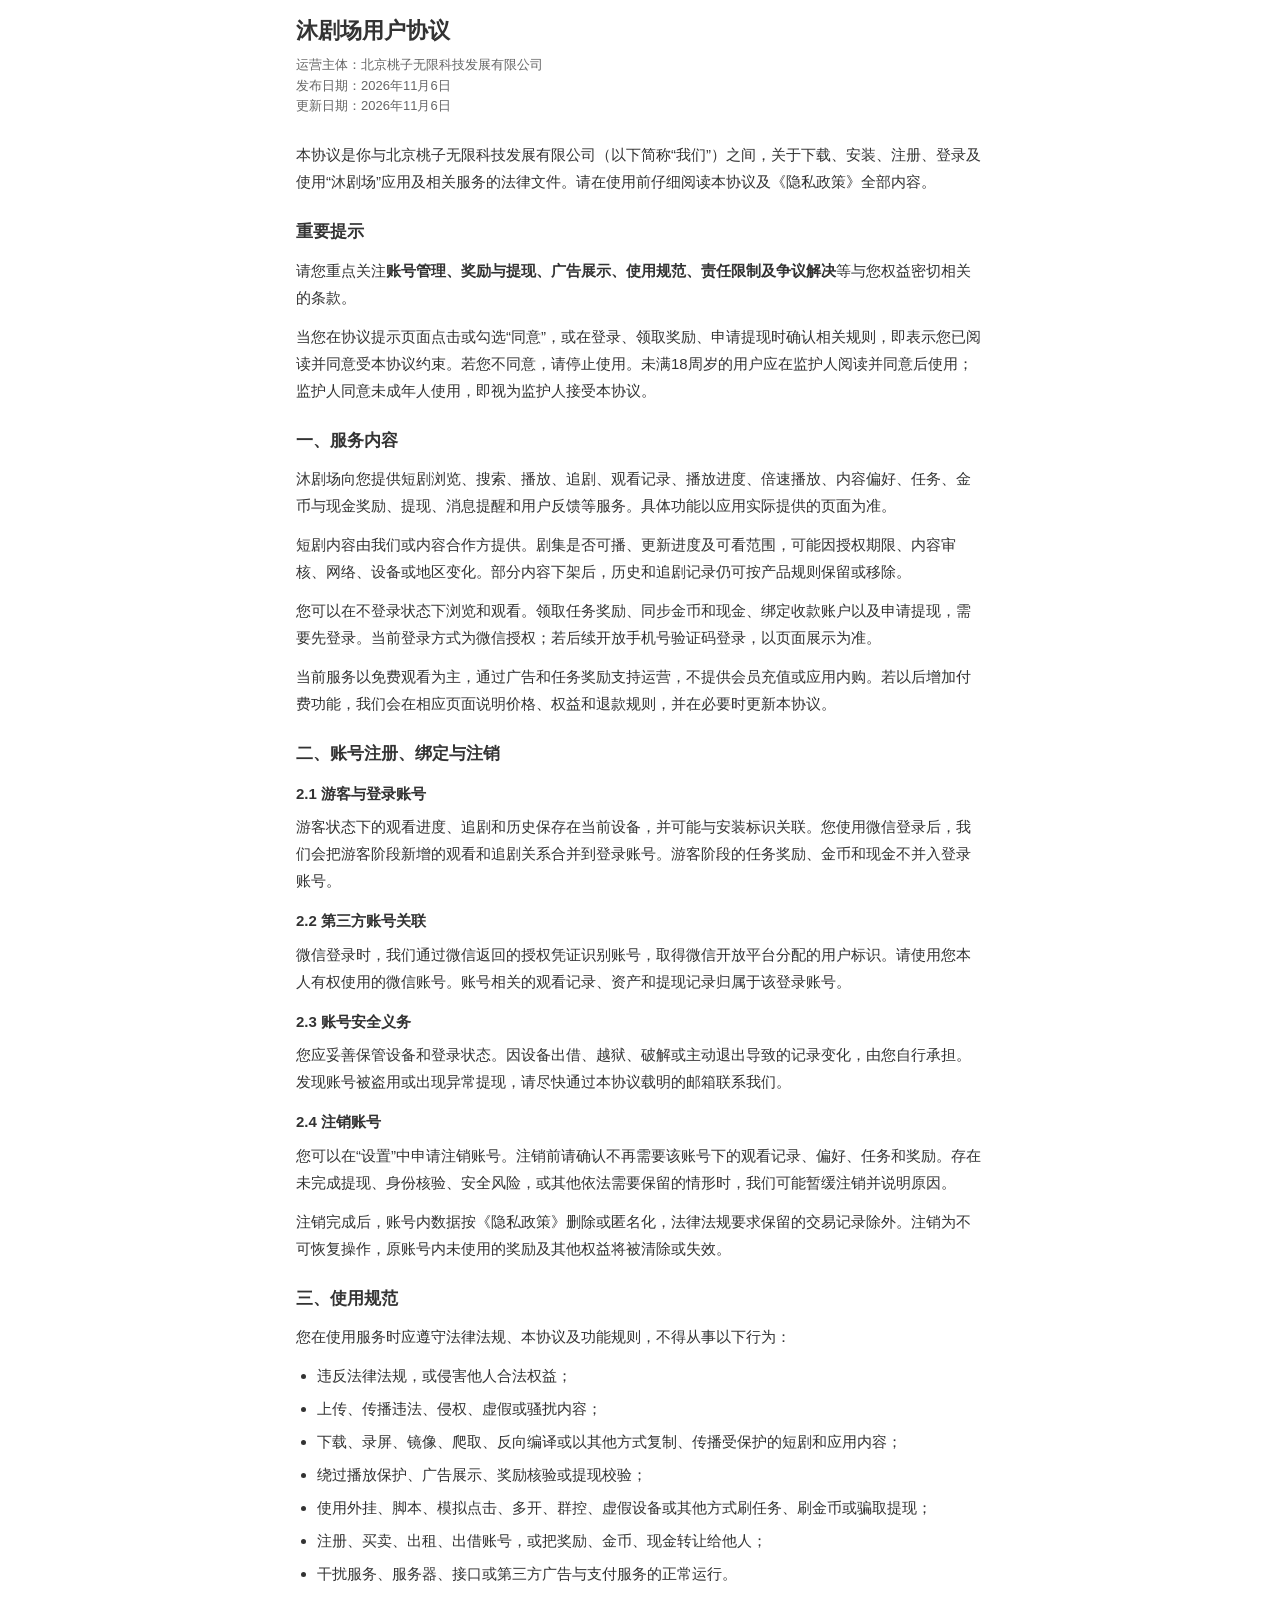
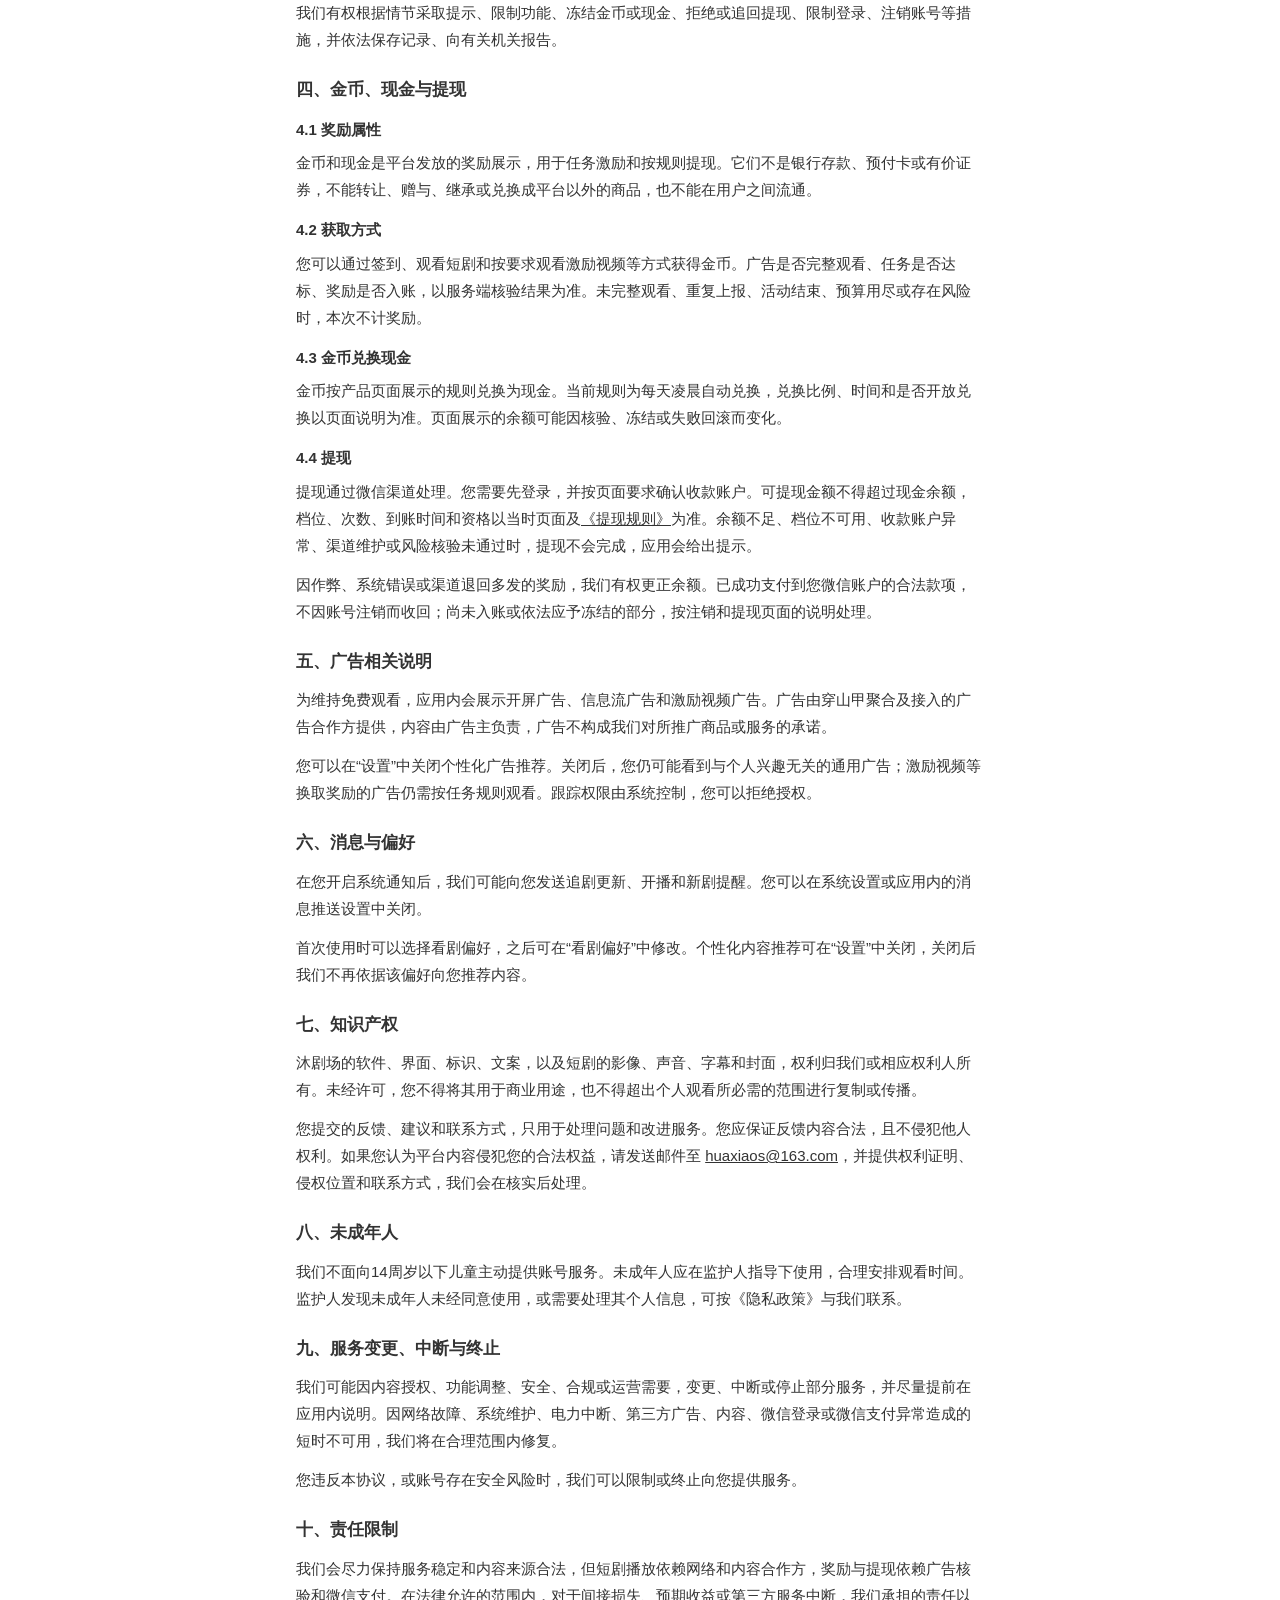
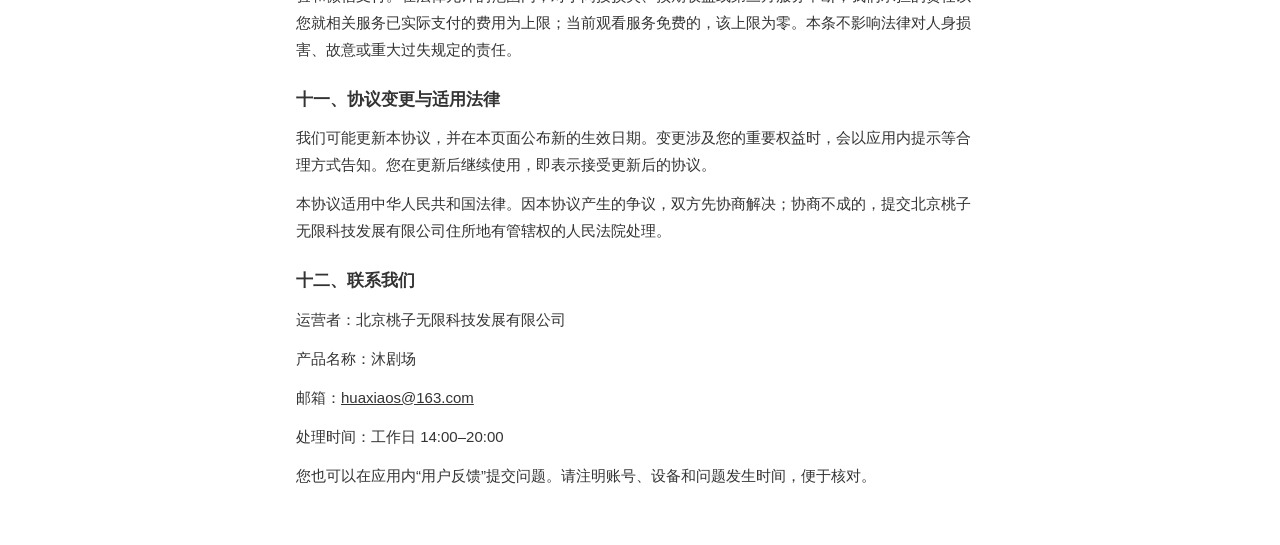
<file: taozi/agree/user.html>
<!doctype html>
<html lang="zh-CN">
  <head>
    <meta charset="UTF-8" />
    <meta
      name="viewport"
      content="width=device-width, initial-scale=1.0, maximum-scale=1.0, minimum-scale=1.0, user-scalable=no, viewport-fit=cover"
    />
    <meta name="format-detection" content="telephone=no, email=no, address=no" />
    <meta name="apple-mobile-web-app-capable" content="yes" />
    <meta name="description" content="沐剧场用户协议" />
    <title>沐剧场用户协议</title>
    <link rel="icon" href="../../assets/favicon-mujuchang.svg" type="image/svg+xml" />
    <link rel="stylesheet" href="agree.css" />
  </head>
  <body>
    <article class="page">
      <header class="doc-header">
        <h1>沐剧场用户协议</h1>
        <p class="doc-meta">
          运营主体：北京桃子无限科技发展有限公司<br />
          发布日期：2026年11月6日<br />
          更新日期：2026年11月6日
        </p>
      </header>

      <div class="intro">
        <p>
          本协议是你与北京桃子无限科技发展有限公司（以下简称“我们”）之间，关于下载、安装、注册、登录及使用“沐剧场”应用及相关服务的法律文件。请在使用前仔细阅读本协议及《隐私政策》全部内容。
        </p>
      </div>

      <div class="notice">
        <h2>重要提示</h2>
        <p>
          请您重点关注<strong>账号管理、奖励与提现、广告展示、使用规范、责任限制及争议解决</strong>等与您权益密切相关的条款。
        </p>
        <p>
          当您在协议提示页面点击或勾选“同意”，或在登录、领取奖励、申请提现时确认相关规则，即表示您已阅读并同意受本协议约束。若您不同意，请停止使用。未满18周岁的用户应在监护人阅读并同意后使用；监护人同意未成年人使用，即视为监护人接受本协议。
        </p>
      </div>

      <section>
        <h2>一、服务内容</h2>
        <p>
          沐剧场向您提供短剧浏览、搜索、播放、追剧、观看记录、播放进度、倍速播放、内容偏好、任务、金币与现金奖励、提现、消息提醒和用户反馈等服务。具体功能以应用实际提供的页面为准。
        </p>
        <p>
          短剧内容由我们或内容合作方提供。剧集是否可播、更新进度及可看范围，可能因授权期限、内容审核、网络、设备或地区变化。部分内容下架后，历史和追剧记录仍可按产品规则保留或移除。
        </p>
        <p>
          您可以在不登录状态下浏览和观看。领取任务奖励、同步金币和现金、绑定收款账户以及申请提现，需要先登录。当前登录方式为微信授权；若后续开放手机号验证码登录，以页面展示为准。
        </p>
        <p>
          当前服务以免费观看为主，通过广告和任务奖励支持运营，不提供会员充值或应用内购。若以后增加付费功能，我们会在相应页面说明价格、权益和退款规则，并在必要时更新本协议。
        </p>
      </section>

      <section>
        <h2>二、账号注册、绑定与注销</h2>

        <h3>2.1 游客与登录账号</h3>
        <p>
          游客状态下的观看进度、追剧和历史保存在当前设备，并可能与安装标识关联。您使用微信登录后，我们会把游客阶段新增的观看和追剧关系合并到登录账号。游客阶段的任务奖励、金币和现金不并入登录账号。
        </p>

        <h3>2.2 第三方账号关联</h3>
        <p>
          微信登录时，我们通过微信返回的授权凭证识别账号，取得微信开放平台分配的用户标识。请使用您本人有权使用的微信账号。账号相关的观看记录、资产和提现记录归属于该登录账号。
        </p>

        <h3>2.3 账号安全义务</h3>
        <p>
          您应妥善保管设备和登录状态。因设备出借、越狱、破解或主动退出导致的记录变化，由您自行承担。发现账号被盗用或出现异常提现，请尽快通过本协议载明的邮箱联系我们。
        </p>

        <h3>2.4 注销账号</h3>
        <p>
          您可以在“设置”中申请注销账号。注销前请确认不再需要该账号下的观看记录、偏好、任务和奖励。存在未完成提现、身份核验、安全风险，或其他依法需要保留的情形时，我们可能暂缓注销并说明原因。
        </p>
        <p>
          注销完成后，账号内数据按《隐私政策》删除或匿名化，法律法规要求保留的交易记录除外。注销为不可恢复操作，原账号内未使用的奖励及其他权益将被清除或失效。
        </p>
      </section>

      <section>
        <h2>三、使用规范</h2>
        <p>您在使用服务时应遵守法律法规、本协议及功能规则，不得从事以下行为：</p>
        <ul>
          <li>违反法律法规，或侵害他人合法权益；</li>
          <li>上传、传播违法、侵权、虚假或骚扰内容；</li>
          <li>下载、录屏、镜像、爬取、反向编译或以其他方式复制、传播受保护的短剧和应用内容；</li>
          <li>绕过播放保护、广告展示、奖励核验或提现校验；</li>
          <li>使用外挂、脚本、模拟点击、多开、群控、虚假设备或其他方式刷任务、刷金币或骗取提现；</li>
          <li>注册、买卖、出租、出借账号，或把奖励、金币、现金转让给他人；</li>
          <li>干扰服务、服务器、接口或第三方广告与支付服务的正常运行。</li>
        </ul>
        <p>
          我们有权根据情节采取提示、限制功能、冻结金币或现金、拒绝或追回提现、限制登录、注销账号等措施，并依法保存记录、向有关机关报告。
        </p>
      </section>

      <section>
        <h2>四、金币、现金与提现</h2>

        <h3>4.1 奖励属性</h3>
        <p>
          金币和现金是平台发放的奖励展示，用于任务激励和按规则提现。它们不是银行存款、预付卡或有价证券，不能转让、赠与、继承或兑换成平台以外的商品，也不能在用户之间流通。
        </p>

        <h3>4.2 获取方式</h3>
        <p>
          您可以通过签到、观看短剧和按要求观看激励视频等方式获得金币。广告是否完整观看、任务是否达标、奖励是否入账，以服务端核验结果为准。未完整观看、重复上报、活动结束、预算用尽或存在风险时，本次不计奖励。
        </p>

        <h3>4.3 金币兑换现金</h3>
        <p>
          金币按产品页面展示的规则兑换为现金。当前规则为每天凌晨自动兑换，兑换比例、时间和是否开放兑换以页面说明为准。页面展示的余额可能因核验、冻结或失败回滚而变化。
        </p>

        <h3>4.4 提现</h3>
        <p>
          提现通过微信渠道处理。您需要先登录，并按页面要求确认收款账户。可提现金额不得超过现金余额，档位、次数、到账时间和资格以当时页面及<a href="withdraw.html">《提现规则》</a>为准。余额不足、档位不可用、收款账户异常、渠道维护或风险核验未通过时，提现不会完成，应用会给出提示。
        </p>
        <p>
          因作弊、系统错误或渠道退回多发的奖励，我们有权更正余额。已成功支付到您微信账户的合法款项，不因账号注销而收回；尚未入账或依法应予冻结的部分，按注销和提现页面的说明处理。
        </p>
      </section>

      <section>
        <h2>五、广告相关说明</h2>
        <p>
          为维持免费观看，应用内会展示开屏广告、信息流广告和激励视频广告。广告由穿山甲聚合及接入的广告合作方提供，内容由广告主负责，广告不构成我们对所推广商品或服务的承诺。
        </p>
        <p>
          您可以在“设置”中关闭个性化广告推荐。关闭后，您仍可能看到与个人兴趣无关的通用广告；激励视频等换取奖励的广告仍需按任务规则观看。跟踪权限由系统控制，您可以拒绝授权。
        </p>
      </section>

      <section>
        <h2>六、消息与偏好</h2>
        <p>
          在您开启系统通知后，我们可能向您发送追剧更新、开播和新剧提醒。您可以在系统设置或应用内的消息推送设置中关闭。
        </p>
        <p>
          首次使用时可以选择看剧偏好，之后可在“看剧偏好”中修改。个性化内容推荐可在“设置”中关闭，关闭后我们不再依据该偏好向您推荐内容。
        </p>
      </section>

      <section>
        <h2>七、知识产权</h2>
        <p>
          沐剧场的软件、界面、标识、文案，以及短剧的影像、声音、字幕和封面，权利归我们或相应权利人所有。未经许可，您不得将其用于商业用途，也不得超出个人观看所必需的范围进行复制或传播。
        </p>
        <p>
          您提交的反馈、建议和联系方式，只用于处理问题和改进服务。您应保证反馈内容合法，且不侵犯他人权利。如果您认为平台内容侵犯您的合法权益，请发送邮件至 <a href="mailto:huaxiaos@163.com">huaxiaos@163.com</a>，并提供权利证明、侵权位置和联系方式，我们会在核实后处理。
        </p>
      </section>

      <section>
        <h2>八、未成年人</h2>
        <p>
          我们不面向14周岁以下儿童主动提供账号服务。未成年人应在监护人指导下使用，合理安排观看时间。监护人发现未成年人未经同意使用，或需要处理其个人信息，可按《隐私政策》与我们联系。
        </p>
      </section>

      <section>
        <h2>九、服务变更、中断与终止</h2>
        <p>
          我们可能因内容授权、功能调整、安全、合规或运营需要，变更、中断或停止部分服务，并尽量提前在应用内说明。因网络故障、系统维护、电力中断、第三方广告、内容、微信登录或微信支付异常造成的短时不可用，我们将在合理范围内修复。
        </p>
        <p>您违反本协议，或账号存在安全风险时，我们可以限制或终止向您提供服务。</p>
      </section>

      <section>
        <h2>十、责任限制</h2>
        <p>
          我们会尽力保持服务稳定和内容来源合法，但短剧播放依赖网络和内容合作方，奖励与提现依赖广告核验和微信支付。在法律允许的范围内，对于间接损失、预期收益或第三方服务中断，我们承担的责任以您就相关服务已实际支付的费用为上限；当前观看服务免费的，该上限为零。本条不影响法律对人身损害、故意或重大过失规定的责任。
        </p>
      </section>

      <section>
        <h2>十一、协议变更与适用法律</h2>
        <p>
          我们可能更新本协议，并在本页面公布新的生效日期。变更涉及您的重要权益时，会以应用内提示等合理方式告知。您在更新后继续使用，即表示接受更新后的协议。
        </p>
        <p>
          本协议适用中华人民共和国法律。因本协议产生的争议，双方先协商解决；协商不成的，提交北京桃子无限科技发展有限公司住所地有管辖权的人民法院处理。
        </p>
      </section>

      <section>
        <h2>十二、联系我们</h2>
        <div class="contact">
          <p>运营者：北京桃子无限科技发展有限公司</p>
          <p>产品名称：沐剧场</p>
          <p>邮箱：<a href="mailto:huaxiaos@163.com">huaxiaos@163.com</a></p>
          <p>处理时间：工作日 14:00–20:00</p>
          <p>您也可以在应用内“用户反馈”提交问题。请注明账号、设备和问题发生时间，便于核对。</p>
        </div>
      </section>

    </article>
  </body>
</html>
</file>
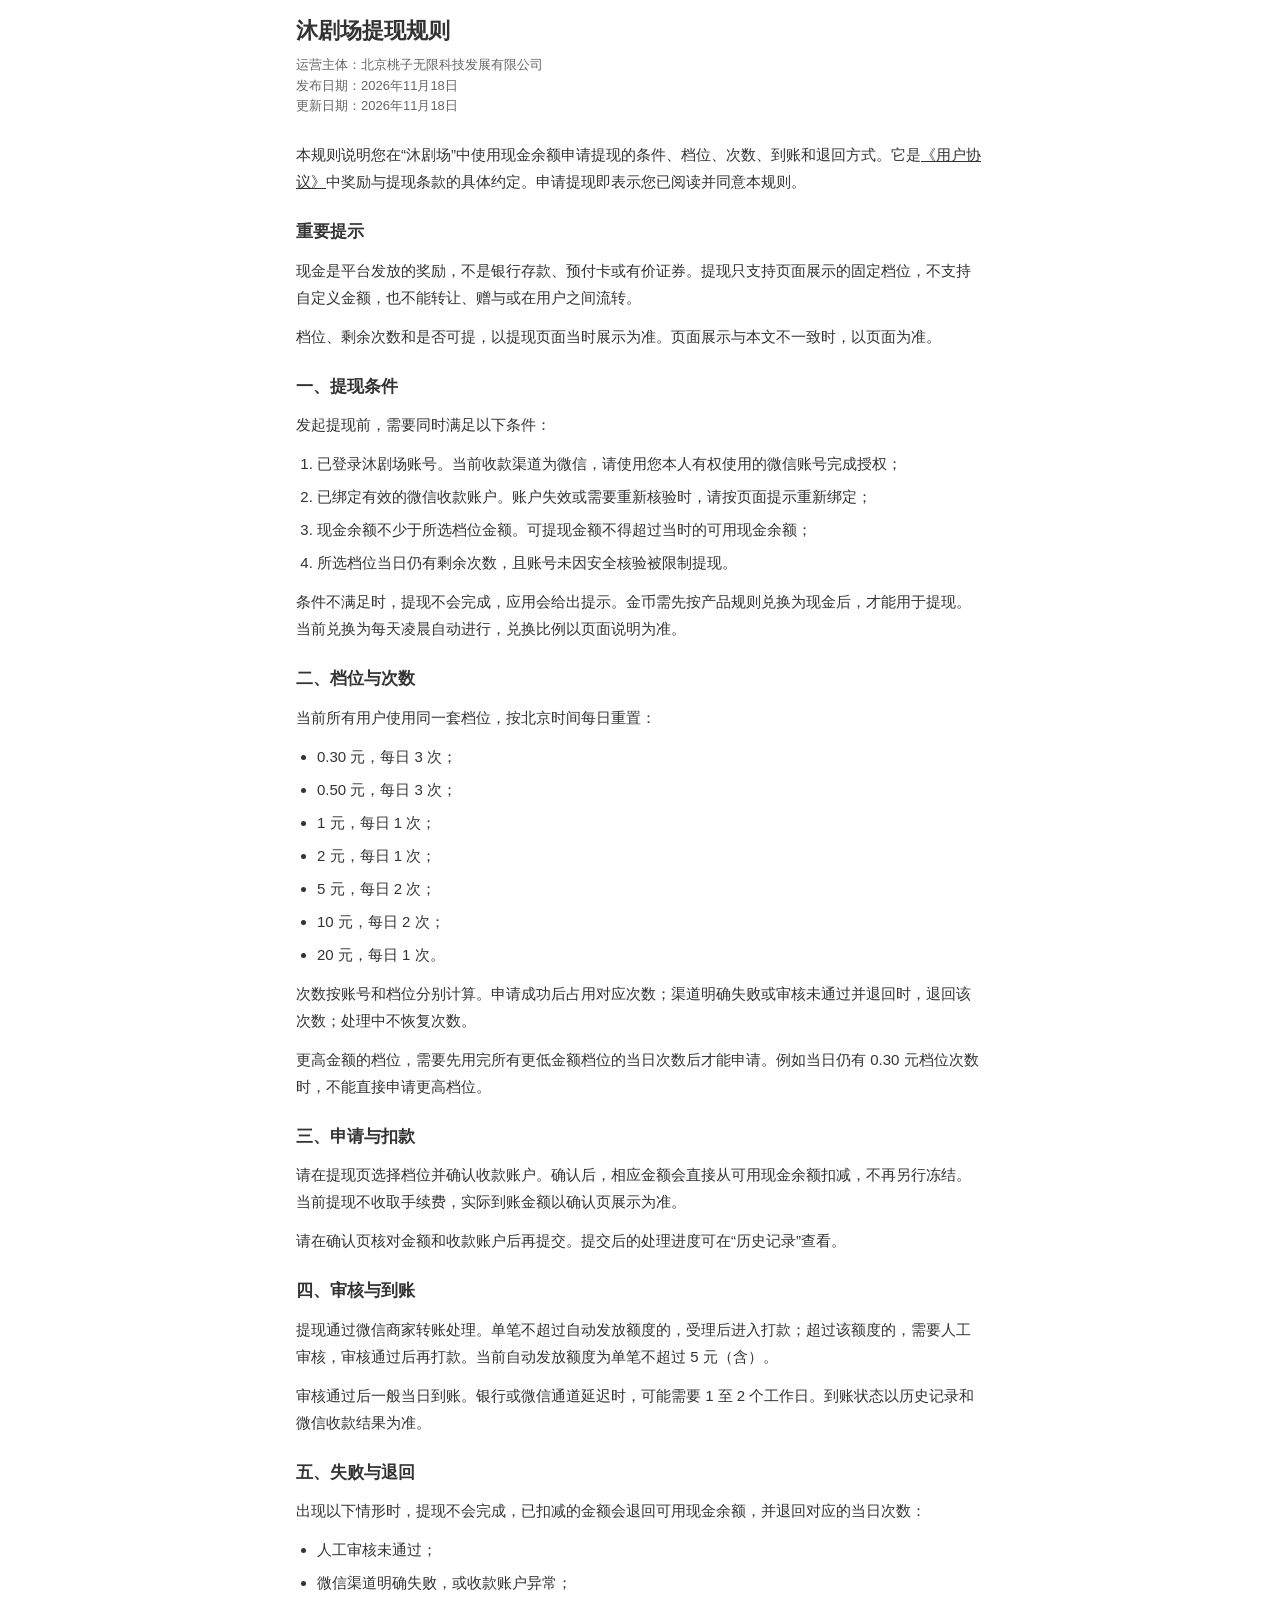
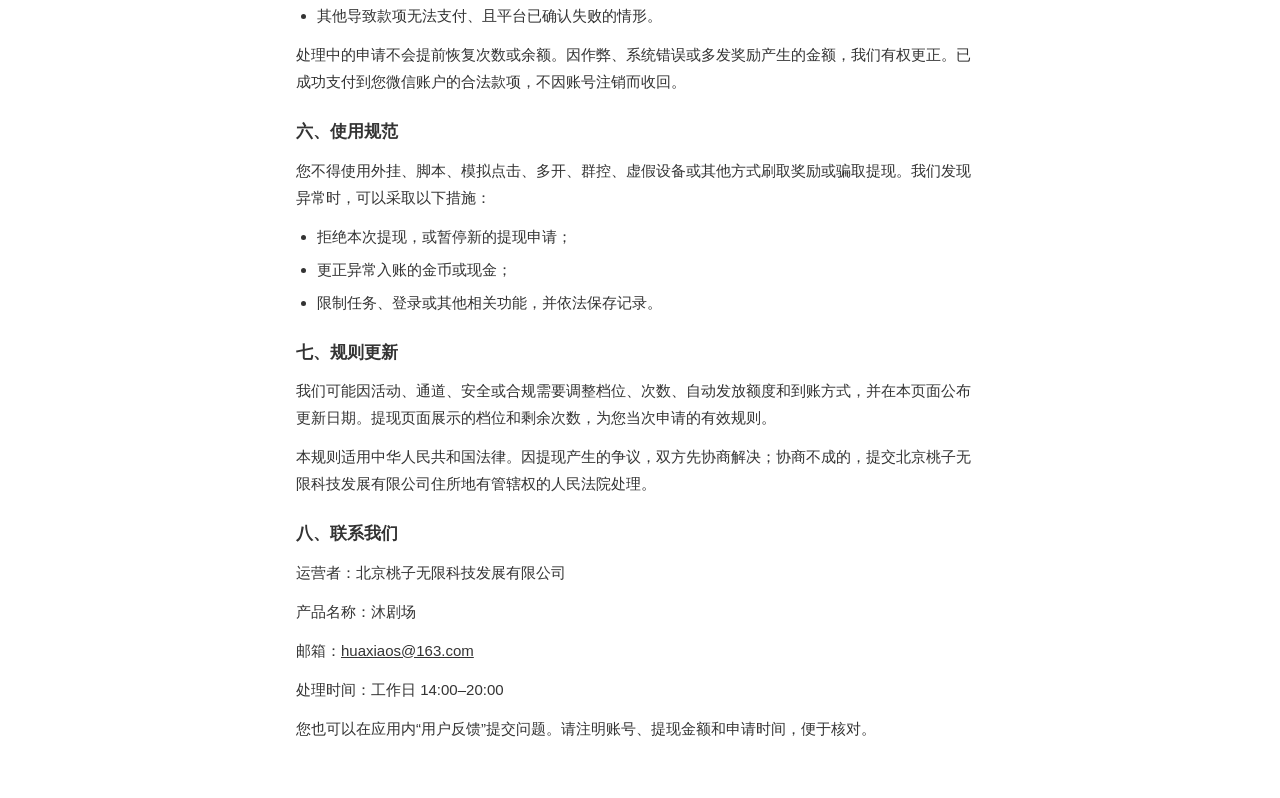
<file: taozi/agree/withdraw.html>
<!doctype html>
<html lang="zh-CN">
  <head>
    <meta charset="UTF-8" />
    <meta
      name="viewport"
      content="width=device-width, initial-scale=1.0, maximum-scale=1.0, minimum-scale=1.0, user-scalable=no, viewport-fit=cover"
    />
    <meta name="format-detection" content="telephone=no, email=no, address=no" />
    <meta name="apple-mobile-web-app-capable" content="yes" />
    <meta name="description" content="沐剧场提现规则" />
    <title>沐剧场提现规则</title>
    <link rel="icon" href="../../assets/favicon-mujuchang.svg" type="image/svg+xml" />
    <link rel="stylesheet" href="agree.css" />
  </head>
  <body>
    <article class="page">
      <header class="doc-header">
        <h1>沐剧场提现规则</h1>
        <p class="doc-meta">
          运营主体：北京桃子无限科技发展有限公司<br />
          发布日期：2026年11月18日<br />
          更新日期：2026年11月18日
        </p>
      </header>

      <div class="intro">
        <p>
          本规则说明您在“沐剧场”中使用现金余额申请提现的条件、档位、次数、到账和退回方式。它是<a href="user.html">《用户协议》</a>中奖励与提现条款的具体约定。申请提现即表示您已阅读并同意本规则。
        </p>
      </div>

      <div class="notice">
        <h2>重要提示</h2>
        <p>
          现金是平台发放的奖励，不是银行存款、预付卡或有价证券。提现只支持页面展示的固定档位，不支持自定义金额，也不能转让、赠与或在用户之间流转。
        </p>
        <p>
          档位、剩余次数和是否可提，以提现页面当时展示为准。页面展示与本文不一致时，以页面为准。
        </p>
      </div>

      <section>
        <h2>一、提现条件</h2>
        <p>发起提现前，需要同时满足以下条件：</p>
        <ol>
          <li>已登录沐剧场账号。当前收款渠道为微信，请使用您本人有权使用的微信账号完成授权；</li>
          <li>已绑定有效的微信收款账户。账户失效或需要重新核验时，请按页面提示重新绑定；</li>
          <li>现金余额不少于所选档位金额。可提现金额不得超过当时的可用现金余额；</li>
          <li>所选档位当日仍有剩余次数，且账号未因安全核验被限制提现。</li>
        </ol>
        <p>
          条件不满足时，提现不会完成，应用会给出提示。金币需先按产品规则兑换为现金后，才能用于提现。当前兑换为每天凌晨自动进行，兑换比例以页面说明为准。
        </p>
      </section>

      <section>
        <h2>二、档位与次数</h2>
        <p>当前所有用户使用同一套档位，按北京时间每日重置：</p>
        <ul>
          <li>0.30 元，每日 3 次；</li>
          <li>0.50 元，每日 3 次；</li>
          <li>1 元，每日 1 次；</li>
          <li>2 元，每日 1 次；</li>
          <li>5 元，每日 2 次；</li>
          <li>10 元，每日 2 次；</li>
          <li>20 元，每日 1 次。</li>
        </ul>
        <p>
          次数按账号和档位分别计算。申请成功后占用对应次数；渠道明确失败或审核未通过并退回时，退回该次数；处理中不恢复次数。
        </p>
        <p>
          更高金额的档位，需要先用完所有更低金额档位的当日次数后才能申请。例如当日仍有 0.30 元档位次数时，不能直接申请更高档位。
        </p>
      </section>

      <section>
        <h2>三、申请与扣款</h2>
        <p>
          请在提现页选择档位并确认收款账户。确认后，相应金额会直接从可用现金余额扣减，不再另行冻结。当前提现不收取手续费，实际到账金额以确认页展示为准。
        </p>
        <p>
          请在确认页核对金额和收款账户后再提交。提交后的处理进度可在“历史记录”查看。
        </p>
      </section>

      <section>
        <h2>四、审核与到账</h2>
        <p>
          提现通过微信商家转账处理。单笔不超过自动发放额度的，受理后进入打款；超过该额度的，需要人工审核，审核通过后再打款。当前自动发放额度为单笔不超过 5 元（含）。
        </p>
        <p>
          审核通过后一般当日到账。银行或微信通道延迟时，可能需要 1 至 2 个工作日。到账状态以历史记录和微信收款结果为准。
        </p>
      </section>

      <section>
        <h2>五、失败与退回</h2>
        <p>出现以下情形时，提现不会完成，已扣减的金额会退回可用现金余额，并退回对应的当日次数：</p>
        <ul>
          <li>人工审核未通过；</li>
          <li>微信渠道明确失败，或收款账户异常；</li>
          <li>其他导致款项无法支付、且平台已确认失败的情形。</li>
        </ul>
        <p>
          处理中的申请不会提前恢复次数或余额。因作弊、系统错误或多发奖励产生的金额，我们有权更正。已成功支付到您微信账户的合法款项，不因账号注销而收回。
        </p>
      </section>

      <section>
        <h2>六、使用规范</h2>
        <p>您不得使用外挂、脚本、模拟点击、多开、群控、虚假设备或其他方式刷取奖励或骗取提现。我们发现异常时，可以采取以下措施：</p>
        <ul>
          <li>拒绝本次提现，或暂停新的提现申请；</li>
          <li>更正异常入账的金币或现金；</li>
          <li>限制任务、登录或其他相关功能，并依法保存记录。</li>
        </ul>
      </section>

      <section>
        <h2>七、规则更新</h2>
        <p>
          我们可能因活动、通道、安全或合规需要调整档位、次数、自动发放额度和到账方式，并在本页面公布更新日期。提现页面展示的档位和剩余次数，为您当次申请的有效规则。
        </p>
        <p>
          本规则适用中华人民共和国法律。因提现产生的争议，双方先协商解决；协商不成的，提交北京桃子无限科技发展有限公司住所地有管辖权的人民法院处理。
        </p>
      </section>

      <section>
        <h2>八、联系我们</h2>
        <div class="contact">
          <p>运营者：北京桃子无限科技发展有限公司</p>
          <p>产品名称：沐剧场</p>
          <p>邮箱：<a href="mailto:huaxiaos@163.com">huaxiaos@163.com</a></p>
          <p>处理时间：工作日 14:00–20:00</p>
          <p>您也可以在应用内“用户反馈”提交问题。请注明账号、提现金额和申请时间，便于核对。</p>
        </div>
      </section>
    </article>
  </body>
</html>
</file>
<file: assets/site.css>
:root {
  --bg: #07080d;
  --paper: #10131a;
  --ink: #f6f3ee;
  --muted: #b7b1a8;
  --line: rgba(246, 243, 238, 0.14);
  --accent: #ff6a3d;
  --accent-dark: #ffb089;
  --sans: "PingFang SC", "Hiragino Sans GB", "Noto Sans SC", "Microsoft YaHei", sans-serif;
  --mono: "SFMono-Regular", ui-monospace, Menlo, monospace;
}

* { box-sizing: border-box; }

html { scroll-behavior: smooth; }

body {
  display: flex;
  flex-direction: column;
  min-height: 100vh;
  margin: 0;
  color: var(--ink);
  background:
    radial-gradient(720px 420px at 85% 0%, rgba(255, 106, 61, 0.18), transparent 58%),
    var(--bg);
  font-family: var(--sans);
  font-size: 16px;
  line-height: 1.75;
}

body::before {
  content: "";
  position: fixed;
  inset: 0;
  z-index: 0;
  pointer-events: none;
  background-image:
    linear-gradient(rgba(255, 255, 255, 0.035) 1px, transparent 1px),
    linear-gradient(90deg, rgba(255, 255, 255, 0.035) 1px, transparent 1px);
  background-size: 80px 80px;
  mask-image: linear-gradient(180deg, #000 0%, transparent 72%);
}

body::after {
  content: "";
  position: fixed;
  width: 420px;
  height: 420px;
  margin: -210px 0 0 -210px;
  border-radius: 50%;
  pointer-events: none;
  z-index: 0;
  background: radial-gradient(circle, rgba(255, 106, 61, 0.28), transparent 68%);
  transform: translate3d(var(--px, 80vw), var(--py, 12vh), 0);
}

a { color: var(--accent-dark); }

a:hover { color: #fff; }

:focus-visible {
  outline: 2px solid var(--accent);
  outline-offset: 3px;
}

.skip {
  position: absolute;
  left: 16px;
  top: -48px;
  z-index: 10;
  padding: 8px 12px;
  background: #fff;
  color: #111;
}

.skip:focus { top: 12px; }

header, main, footer { position: relative; z-index: 1; }

.wrap {
  width: min(1120px, calc(100% - 64px));
  margin: 0 auto;
}

header {
  position: sticky;
  top: 0;
  z-index: 5;
  background: rgba(7, 8, 13, 0.82);
  border-bottom: 1px solid var(--line);
  backdrop-filter: blur(16px);
}

header .wrap {
  display: flex;
  align-items: center;
  justify-content: space-between;
  gap: 48px;
  min-height: 80px;
}

.name {
  display: inline-flex;
  align-items: center;
  gap: 10px;
  color: var(--ink);
  font-size: 16px;
  font-weight: 650;
  letter-spacing: 0.04em;
  text-decoration: none;
  white-space: nowrap;
}

nav {
  display: flex;
  flex-wrap: wrap;
  justify-content: flex-end;
  gap: 8px 20px;
}

nav a {
  position: relative;
  isolation: isolate;
  display: inline-flex;
  align-items: center;
  justify-content: center;
  min-height: 44px;
  padding: 0 16px;
  border-radius: 999px;
  overflow: hidden;
  color: #d9d3cb;
  font-size: 15px;
  text-decoration: none;
  cursor: pointer;
  transition: background-color 180ms ease, color 180ms ease, transform 180ms ease;
}

nav a::before {
  content: "";
  position: absolute;
  z-index: -1;
  width: 140px;
  height: 140px;
  left: var(--x, 50%);
  top: var(--y, 50%);
  border-radius: 50%;
  background: radial-gradient(circle, rgba(255, 140, 90, 0.7), transparent 68%);
  opacity: 0;
  pointer-events: none;
  transform: translate(-50%, -50%);
  transition: opacity 160ms ease;
}

nav a:hover::before,
nav a:focus-visible::before { opacity: 1; }

nav a:hover,
nav a[aria-current="page"] {
  background: rgba(255, 255, 255, 0.06);
  color: #fff;
}

main { flex: 1 0 auto; }

.hero {
  display: grid;
  grid-template-columns: minmax(0, 1.2fr) minmax(260px, 0.8fr);
  gap: 64px;
  align-items: center;
  padding: 72px 0 28px;
}

.kicker {
  display: flex;
  align-items: center;
  gap: 10px;
  margin: 0 0 18px;
  color: var(--accent-dark);
  font-family: var(--mono);
  font-size: 12px;
  font-weight: 500;
  letter-spacing: 0.18em;
}

.kicker::before {
  content: "";
  width: 7px;
  height: 7px;
  border-radius: 50%;
  background: var(--accent);
  box-shadow: 0 0 10px var(--accent);
}

h1 {
  margin: 0;
  max-width: 10em;
  color: var(--ink);
  font-size: clamp(40px, 5vw, 64px);
  font-weight: 650;
  letter-spacing: -0.03em;
  line-height: 1.12;
}

.lead {
  max-width: 36em;
  margin: 22px 0 0;
  color: var(--muted);
  font-size: 18px;
}

.actions {
  display: flex;
  flex-wrap: wrap;
  gap: 12px;
  margin-top: 32px;
}

.btn {
  display: inline-flex;
  align-items: center;
  justify-content: center;
  min-height: 44px;
  padding: 0 20px;
  border-radius: 999px;
  background: var(--accent);
  color: #1a0d09;
  font-weight: 650;
  text-decoration: none;
  cursor: pointer;
  transition: background-color 180ms ease, color 180ms ease;
}

.btn:hover { background: #ff8662; color: #1a0d09; }

.btn-ghost {
  background: transparent;
  color: var(--ink);
  box-shadow: inset 0 0 0 1px rgba(246, 243, 238, 0.28);
}

.btn-ghost:hover { background: rgba(255, 255, 255, 0.06); color: #fff; }

.stage {
  position: relative;
  width: min(340px, 100%);
  aspect-ratio: 1;
  margin-inline: auto;
}

.ring,
.ring-b {
  position: absolute;
  border-radius: 50%;
}

.ring {
  inset: 6%;
  border: 1px solid rgba(255, 176, 137, 0.45);
  animation: spin 22s linear infinite;
}

.ring::after,
.ring-b::after {
  content: "";
  position: absolute;
  top: 50%;
  left: -4px;
  width: 8px;
  height: 8px;
  border-radius: 50%;
  background: var(--accent);
  box-shadow: 0 0 12px var(--accent);
}

.ring-b {
  inset: 20%;
  border: 1px dashed rgba(246, 243, 238, 0.28);
  animation: spin 14s linear infinite reverse;
}

.hero-logo {
  position: absolute;
  inset: 28%;
  width: 44%;
  height: auto;
}

.band {
  display: grid;
  grid-template-columns: repeat(3, 1fr);
  gap: 20px;
  padding: 12px 0 80px;
}

.app-section {
  margin-bottom: 36px;
  scroll-margin-top: 145px;
}

.app-section h2 {
  margin: 0 0 12px;
  font-size: 24px;
}

.app-section .band { padding: 0; }

.item {
  padding: 24px;
  background: rgba(16, 19, 26, 0.86);
  border: 1px solid var(--line);
  border-radius: 16px;
}

.item b,
.item h3 {
  display: block;
  margin: 0 0 8px;
  color: var(--ink);
  font-size: 15px;
}

.item p { margin: 0; color: var(--muted); }
.item p + p { margin-top: 12px; }

.page { padding: 64px 0 80px; }

.page h1 { font-size: clamp(32px, 4vw, 48px); }

.page h2 {
  margin: 32px 0 8px;
  font-size: 20px;
}

.prose { max-width: 42em; }

.prose p,
.prose li { color: #e6e1da; }

.prose .meta { color: var(--muted); }

footer {
  margin-top: auto;
  padding: 36px 0 28px;
  background: #05060a;
  border-top: 1px solid var(--line);
  color: #c8c2ba;
}

footer .wrap { display: grid; gap: 12px; }

footer strong {
  color: #fff;
  font-size: 16px;
  font-weight: 650;
  letter-spacing: 0.04em;
}

footer p { margin: 0; }

.footer-links {
  display: flex;
  flex-wrap: wrap;
  gap: 4px 28px;
  margin: 0;
  padding: 0;
  list-style: none;
}

.footer-links a {
  display: inline-flex;
  align-items: center;
  min-height: 44px;
  color: #c8c2ba;
  text-decoration: none;
  cursor: pointer;
}

.footer-links a:hover { color: #fff; }

.enter { animation: enter 280ms ease both; }

@keyframes enter {
  from { opacity: 0; transform: translateY(8px); }
  to { opacity: 1; transform: none; }
}

@keyframes spin { to { transform: rotate(360deg); } }

@media (max-width: 900px) {
  .wrap { width: min(1120px, calc(100% - 32px)); }
  header .wrap {
    flex-direction: column;
    align-items: stretch;
    gap: 4px;
    min-height: 0;
    padding: 12px 0;
  }
  .name { white-space: normal; }
  nav { justify-content: flex-start; gap: 4px; }
  nav a { padding: 0 12px; }
  .hero,
  .band { grid-template-columns: 1fr; }
  .hero { gap: 28px; padding-top: 36px; }
  .stage { max-width: 220px; }
  h1 { font-size: 32px; }
  .lead { font-size: 16px; }
}

@media (pointer: coarse) {
  body::after { display: none; }
}

@media (prefers-reduced-motion: reduce) {
  *, *::before, *::after {
    animation: none !important;
    transition: none !important;
    scroll-behavior: auto !important;
  }
}
</file>
<file: taozi/agree/agree.css>
* {
  box-sizing: border-box;
}

html {
  -webkit-text-size-adjust: 100%;
  text-size-adjust: 100%;
}

body {
  margin: 0;
  background: #fff;
  color: #333;
  font-family: -apple-system, BlinkMacSystemFont, "PingFang SC",
    "Hiragino Sans GB", "Microsoft YaHei", "Noto Sans SC", Arial, sans-serif;
  font-size: 15px;
  line-height: 1.8;
  word-break: break-word;
}

.page {
  max-width: 720px;
  margin: 0 auto;
  padding:
    max(16px, env(safe-area-inset-top))
    max(16px, env(safe-area-inset-right))
    max(32px, env(safe-area-inset-bottom))
    max(16px, env(safe-area-inset-left));
}

.doc-header {
  margin-bottom: 24px;
}

.doc-header h1 {
  margin: 0 0 8px;
  font-size: 22px;
  line-height: 1.4;
  font-weight: 700;
}

.doc-meta {
  margin: 0;
  color: #666;
  font-size: 13px;
  line-height: 1.6;
}

.intro,
.notice,
section,
.sdk-item,
.contact {
  margin-bottom: 24px;
}

.intro p:last-child,
.notice p:last-child,
.contact p:last-child {
  margin-bottom: 0;
}

h2 {
  margin: 0 0 12px;
  font-size: 17px;
  line-height: 1.5;
  font-weight: 700;
}

h3 {
  margin: 16px 0 8px;
  font-size: 15px;
  line-height: 1.5;
  font-weight: 600;
}

p {
  margin: 0 0 12px;
}

ol,
ul {
  margin: 0 0 12px;
  padding-left: 1.4em;
}

li {
  margin-bottom: 6px;
}

li:last-child {
  margin-bottom: 0;
}

.sdk-item p {
  margin: 0 0 6px;
}

.sdk-item p:last-child {
  margin-bottom: 0;
}

a {
  color: #333;
  text-decoration: underline;
}

.index-list {
  list-style: none;
  margin: 0;
  padding: 0;
}

.index-list li {
  margin-bottom: 12px;
  padding: 14px 16px;
  border: 1px solid #e5e5e5;
  border-radius: 6px;
}

.index-list li a {
  color: #333;
  text-decoration: none;
  font-weight: 600;
}

.index-list li p {
  margin: 4px 0 0;
  color: #666;
  font-size: 13px;
}

@media (max-width: 480px) {
  body {
    font-size: 14px;
  }

  .page {
    padding:
      max(12px, env(safe-area-inset-top))
      max(12px, env(safe-area-inset-right))
      max(28px, env(safe-area-inset-bottom))
      max(12px, env(safe-area-inset-left));
  }

  .doc-header h1 {
    font-size: 20px;
  }

  h2 {
    font-size: 16px;
  }

  h3 {
    font-size: 14px;
  }
}
</file>
